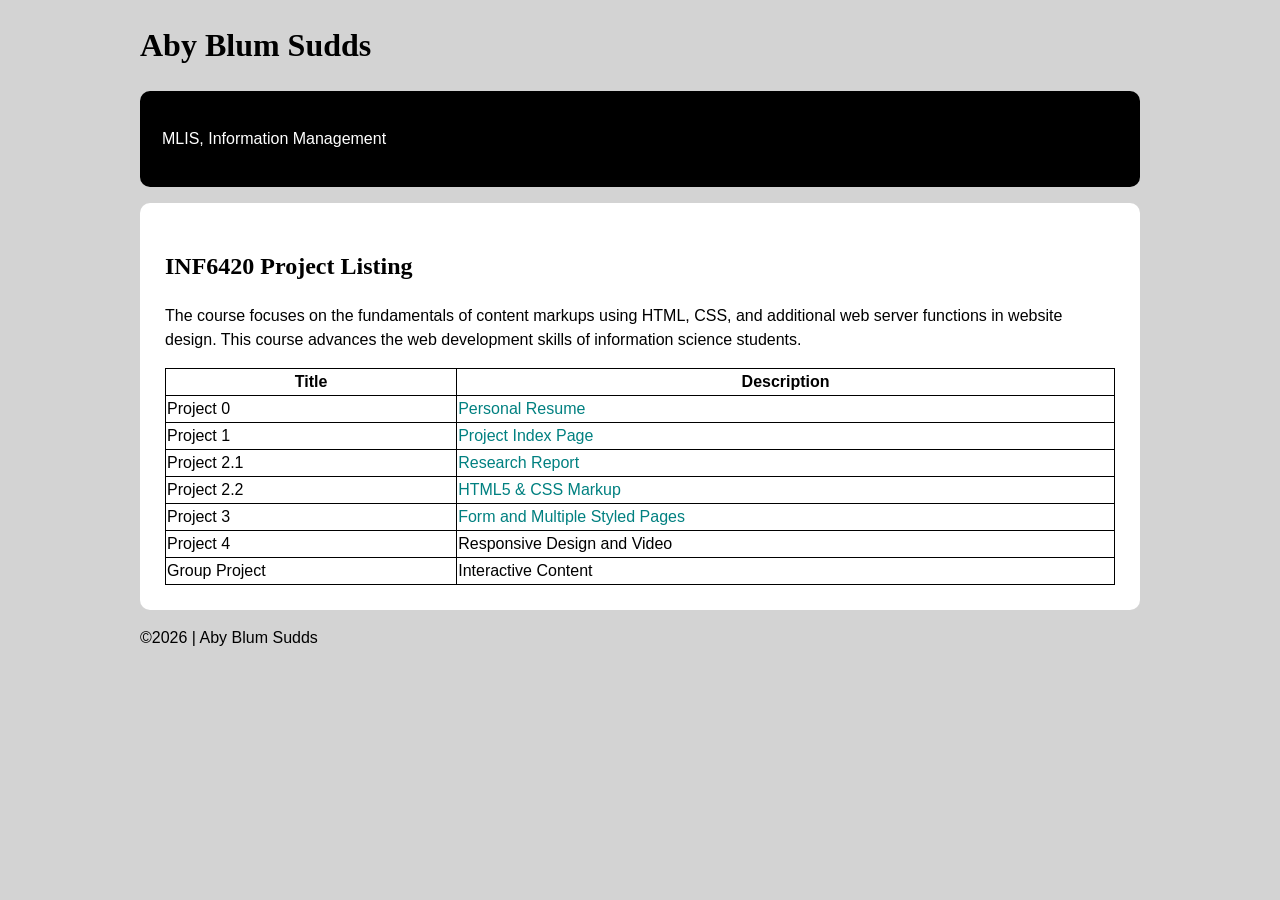
<file: index.html>
<!DOCTYPE html>

<html lang="en">

<head>
    <meta charset="UTF-8">
    <meta name="author" content="Aby Blum Sudds">
    <meta name="description" content="Projects for INF6420">
    <meta name="keywords" content="HTML, CSS, JavaScript, class projects, web development">
    <meta name="viewport" content="width=device-width, initial-scale=1.0">

    <title>Aby Blum Sudds Projects - INF6420</title>

    <link rel="stylesheet" href="css/styles.css">
</head>

<body>

    <header class="container">
        <h1>Aby Blum Sudds</h1>
        <nav>
            <p><a href="https://sis.wayne.edu/mlis">MLIS, Information Management</a></p>
        </nav>
    </header>

    <main class="container">
        <section>
            <h2>INF6420 Project Listing</h2>
            <p>The course focuses on the fundamentals of content markups using HTML, CSS, and additional web server
                functions in website design. This course advances the web development skills of information science
                students.</p>
            <table>
                <thead>
                    <tr>
                        <th>Title</th>
                        <th>Description</th>
                    </tr>
                </thead>
                <tbody>
                    <tr>
                        <td>Project 0</td>
                        <td><a href="https://inf-6420-sp26.github.io/resume-abyblumsudds/resume/">Personal Resume</a>
                        </td>
                    </tr>
                    <tr>
                        <td>Project 1</td>
                        <td><a href="index.html">Project Index Page</a></td>
                    </tr>
                    <tr>
                        <td>Project 2.1</td>
                        <td><a href="research/index.html">Research Report</a></td>
                    </tr>
                    <tr>
                        <td>Project 2.2</td>
                        <td><a href="coffee/index.html">HTML5 & CSS Markup</a></td>
                    </tr>
                    <tr>
                        <td>Project 3</td>
                        <td><a href="dirty-soda/index.html">Form and Multiple Styled Pages</a></td>
                    </tr>
                    <tr>
                        <td>Project 4</td>
                        <td>Responsive Design and Video</td>
                    </tr>
                    <tr>
                        <td>Group Project</td>
                        <td>Interactive Content</td>
                    </tr>
                </tbody>
            </table>
        </section>
    </main>
    <footer class="container">
        <p>&copy;2026 | Aby Blum Sudds</p>
    </footer>

</body>

</html>
</file>
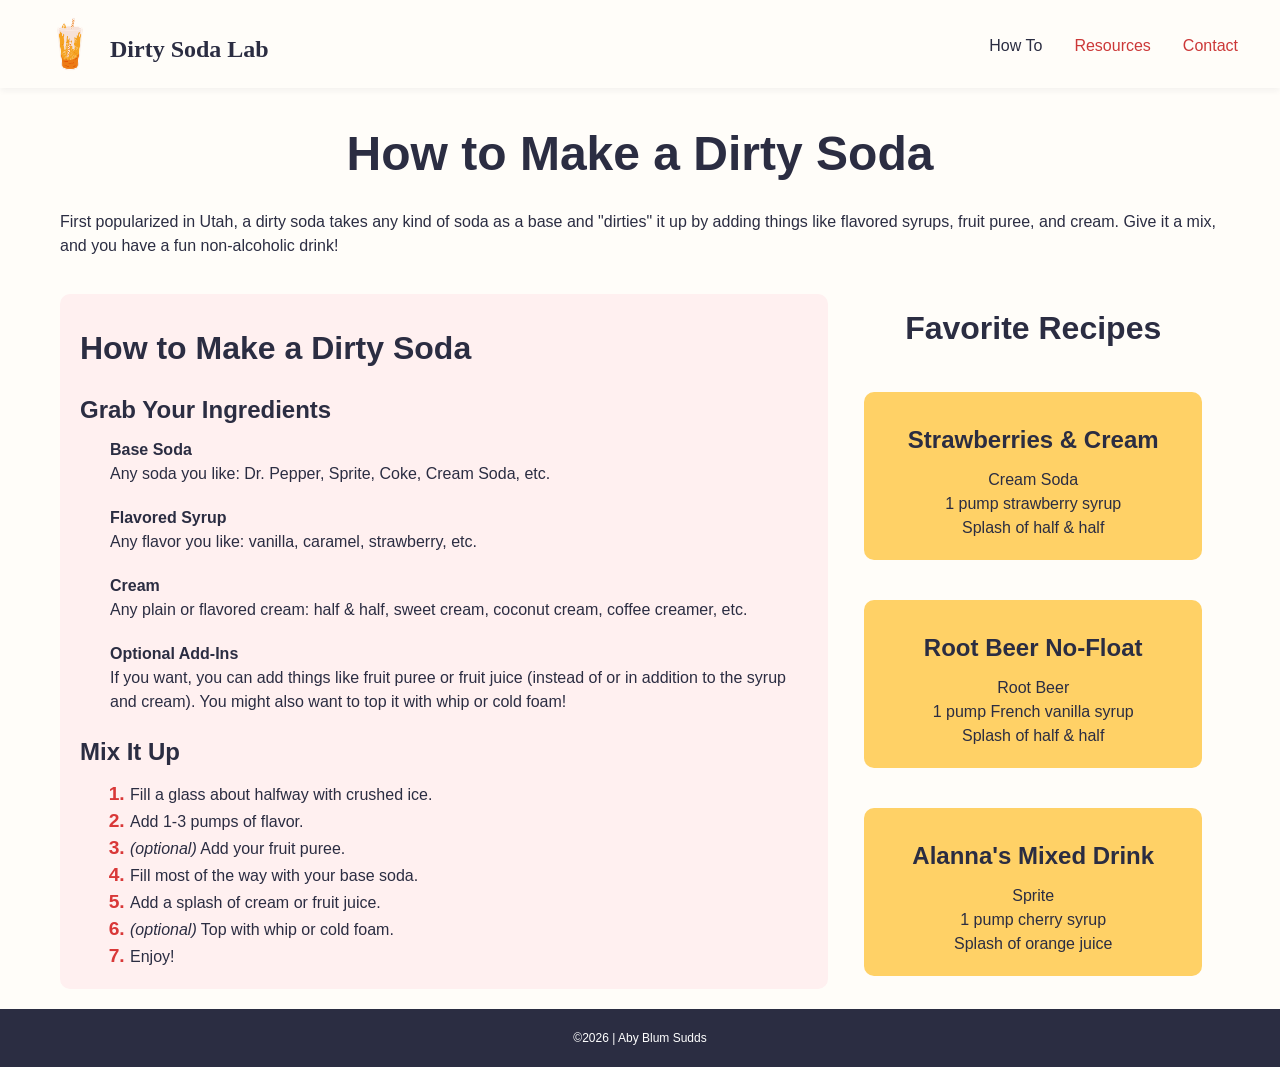
<file: dirty-soda/index.html>
<!DOCTYPE html>

<html lang="en">

<head>
    <meta charset="UTF-8">
    <meta name="author" content="Aby Blum Sudds">
    <meta name="description" content="How to make a dirty soda">
    <meta name="keywords" content="dirty soda, how to">
    <meta name="viewport" content="width=device-width, initial-scale=1.0">

    <title>How to Make a Dirty Soda</title>

    <link rel="stylesheet" href="css/styles.css">
</head>

<body>
    <header>
        <div class="container title">
            <img src="images/Dirty_Soda.png" alt="Orange dirty soda illustration" id="soda">
            <h2>Dirty Soda Lab</h2>
        </div>
        <nav class="navbar">
            <input type="checkbox" id="checkbox-toggle">
            <label for="checkbox-toggle" class="menu-btn"><span class="sr-only">Open navigation menu</span></label>
            <ul class="menu">
                <li><a class="current">How To</a></li>
                <li><a href="resources.html">Resources</a></li>
                <li><a href="contact.html">Contact</a></li>
            </ul>
        </nav>
    </header>

    <main class="container">
        <section class="sec1">
            <h1>How to Make a Dirty Soda</h1>
            <p>First popularized in Utah, a dirty soda takes any kind of soda as a base and "dirties" it up by
                adding
                things like flavored syrups, fruit puree, and cream. Give it a mix, and you have a fun non-alcoholic
                drink!</p>
        </section>

        <section class="sec2">
            <h2>How to Make a Dirty Soda</h2>
            <h3>Grab Your Ingredients</h3>
            <dl>
                <dt>Base Soda</dt>
                <dd>Any soda you like: Dr. Pepper, Sprite, Coke, Cream Soda, etc.</dd>
                <dt>Flavored Syrup</dt>
                <dd>Any flavor you like: vanilla, caramel, strawberry, etc.</dd>
                <dt>Cream</dt>
                <dd>Any plain or flavored cream: half & half, sweet cream, coconut cream, coffee creamer, etc.</dd>
                <dt>Optional Add-Ins</dt>
                <dd>If you want, you can add things like fruit puree or fruit juice (instead of or in addition to
                    the
                    syrup and cream). You might also want to top it with whip or cold foam!</dd>
            </dl>
            <h3>Mix It Up</h3>
            <ol>
                <li>Fill a glass about halfway with crushed ice.</li>
                <li>Add 1-3 pumps of flavor.</li>
                <li><em>(optional)</em> Add your fruit puree.</li>
                <li>Fill most of the way with your base soda.</li>
                <li>Add a splash of cream or fruit juice.</li>
                <li><em>(optional)</em> Top with whip or cold foam.</li>
                <li>Enjoy!</li>
            </ol>
        </section>

        <aside class="sec3">
            <h2>Favorite Recipes</h2>
            <div>
                <h3>Strawberries & Cream</h3>
                <ul>
                    <li>Cream Soda</li>
                    <li>1 pump strawberry syrup</li>
                    <li>Splash of half & half</li>
                </ul>
            </div>

            <div>
                <h3>Root Beer No-Float</h3>
                <ul>
                    <li>Root Beer</li>
                    <li>1 pump French vanilla syrup</li>
                    <li>Splash of half & half</li>
                </ul>
            </div>

            <div>
                <h3>Alanna's Mixed Drink</h3>
                <ul>
                    <li>Sprite</li>
                    <li>1 pump cherry syrup</li>
                    <li>Splash of orange juice</li>
                </ul>
            </div>
        </aside>
    </main>

    <footer>
        <p class="container">&copy;2026 | Aby Blum Sudds</p>
    </footer>
</body>

</html>
</file>
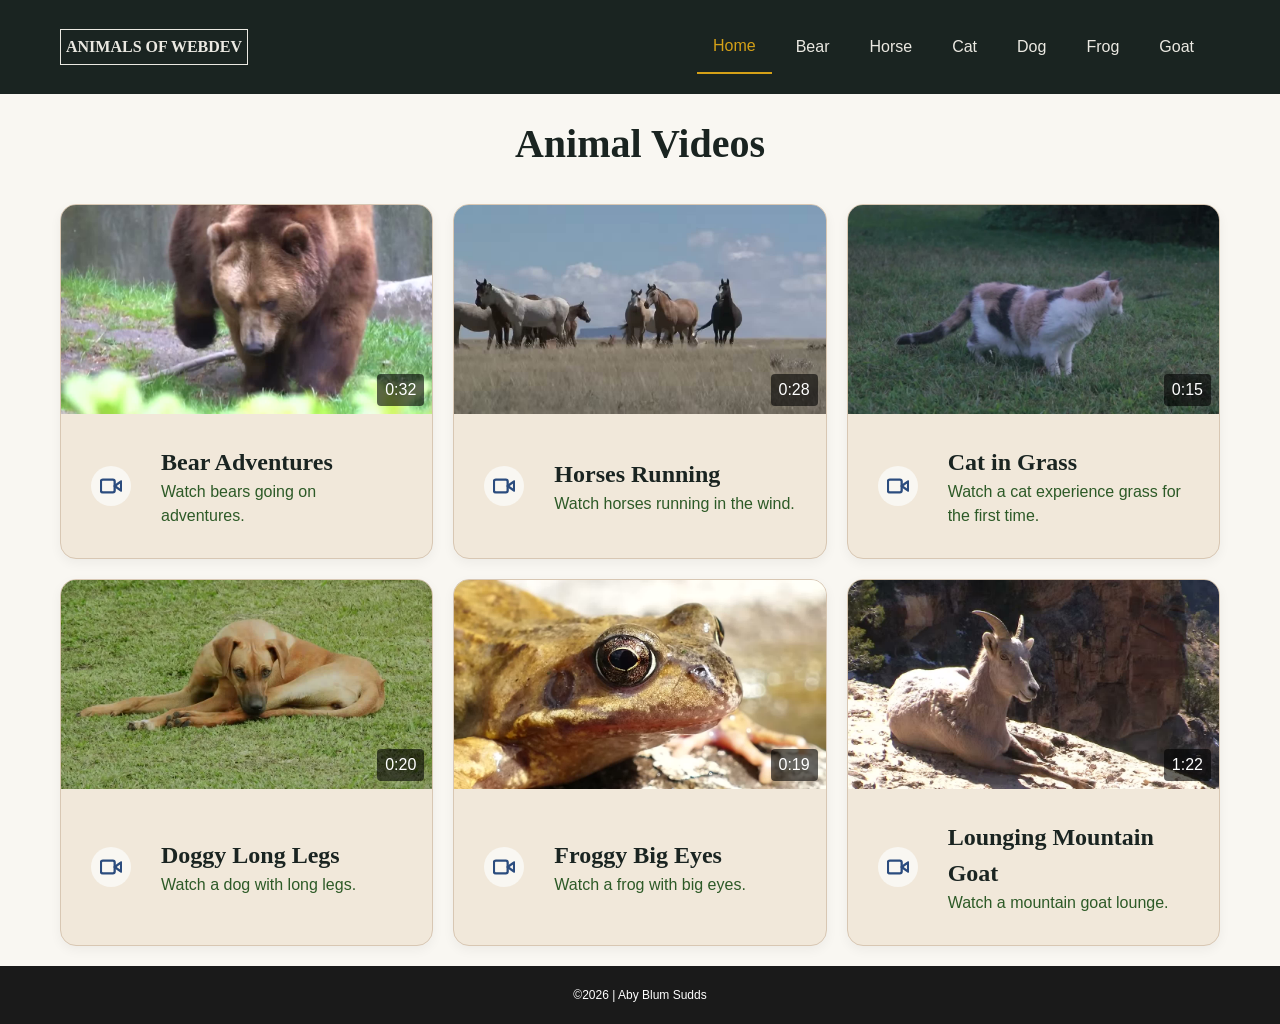
<file: responsive-video/index.html>
<!DOCTYPE html>

<html lang="en">

<head>
    <meta charset="UTF-8">
    <meta name="author" content="Aby Blum Sudds">
    <meta name="description" content="Animals of WebDev video gallery">
    <meta name="keywords" content="animal videos, accessible">
    <meta name="viewport" content="width=device-width, initial-scale=1.0">

    <title>Animals of WebDev</title>

    <link rel="stylesheet" href="css/styles.css">
</head>

<body>
    <header>
        <div class="container">
            <a href="index.html">
                <h2 id="site-title">Animals of WebDev</h2>
            </a>
            <nav class="navbar">
                <input type="checkbox" id="checkbox-toggle">
                <label for="checkbox-toggle" class="menu-btn"><span class="sr-only">Open navigation menu</span></label>
                <ul class="menu">
                    <li><a class="current">Home</a></li>
                    <li><a href="video-1.html">Bear</a></li>
                    <li><a href="video-2.html">Horse</a></li>
                    <li><a href="video-3.html">Cat</a></li>
                    <li><a href="video-4.html">Dog</a></li>
                    <li><a href="video-5.html">Frog</a></li>
                    <li><a href="video-6.html">Goat</a></li>
                </ul>
            </nav>
        </div>
    </header>

    <main>
        <section class="container gallery">
            <h1 id="page-title">Animal Videos</h1>

            <article class="video-card">
                <a href="video-1.html">
                    <figure class="video-frame">
                        <img src="assets/images/video-1-frame1.jpg" alt="Bear video">
                        <figcaption class="video-time">0:32</figcaption>
                    </figure>
                    <div class="video-info">
                        <div class="video-icon">
                            <img src="assets/images/video-icon.svg" alt="video icon">
                        </div>
                        <div>
                            <h2>Bear Adventures</h2>
                            <p>Watch bears going on adventures.</p>
                        </div>
                    </div>
                </a>
            </article>

            <article class="video-card">
                <a href="video-2.html">
                    <figure class="video-frame">
                        <img src="assets/images/video-2-frame1.jpg" alt="Horse video">
                        <figcaption class="video-time">0:28</figcaption>
                    </figure>
                    <div class="video-info">
                        <div class="video-icon">
                            <img src="assets/images/video-icon.svg" alt="video icon">
                        </div>
                        <div>
                            <h2>Horses Running</h2>
                            <p>Watch horses running in the wind.</p>
                        </div>
                    </div>
                </a>
            </article>

            <article class="video-card">
                <a href="video-3.html">
                    <figure class="video-frame">
                        <img src="assets/images/video-3-frame1.jpg" alt="Cat video">
                        <figcaption class="video-time">0:15</figcaption>
                    </figure>
                    <div class="video-info">
                        <div class="video-icon">
                            <img src="assets/images/video-icon.svg" alt="video icon">
                        </div>
                        <div>
                            <h2>Cat in Grass</h2>
                            <p>Watch a cat experience grass for the first time.</p>
                        </div>
                    </div>
                </a>
            </article>

            <article class="video-card">
                <a href="video-4.html">
                    <figure class="video-frame">
                        <img src="assets/images/video-4-frame1.jpg" alt="Dog video">
                        <figcaption class="video-time">0:20</figcaption>
                    </figure>
                    <div class="video-info">
                        <div class="video-icon">
                            <img src="assets/images/video-icon.svg" alt="video icon">
                        </div>
                        <div>
                            <h2>Doggy Long Legs</h2>
                            <p>Watch a dog with long legs.</p>
                        </div>
                    </div>
                </a>
            </article>

            <article class="video-card">
                <a href="video-5.html">
                    <figure class="video-frame">
                        <img src="assets/images/video-5-frame1.jpg" alt="Frog video">
                        <figcaption class="video-time">0:19</figcaption>
                    </figure>
                    <div class="video-info">
                        <div class="video-icon">
                            <img src="assets/images/video-icon.svg" alt="video icon">
                        </div>
                        <div>
                            <h2>Froggy Big Eyes</h2>
                            <p>Watch a frog with big eyes.</p>
                        </div>
                    </div>
                </a>
            </article>

            <article class="video-card">
                <a href="video-6.html">
                    <figure class="video-frame">
                        <img src="assets/images/video-6-frame1.jpg" alt="Mountain Goat video">
                        <figcaption class="video-time">1:22</figcaption>
                    </figure>
                    <div class="video-info">
                        <div class="video-icon">
                            <img src="assets/images/video-icon.svg" alt="video icon">
                        </div>
                        <div>
                            <h2>Lounging Mountain Goat</h2>
                            <p>Watch a mountain goat lounge.</p>
                        </div>
                    </div>
                </a>
            </article>

        </section>
    </main>

    <footer>
        <p>&copy;2026 | Aby Blum Sudds</p>
    </footer>
</body>

</html>
</file>
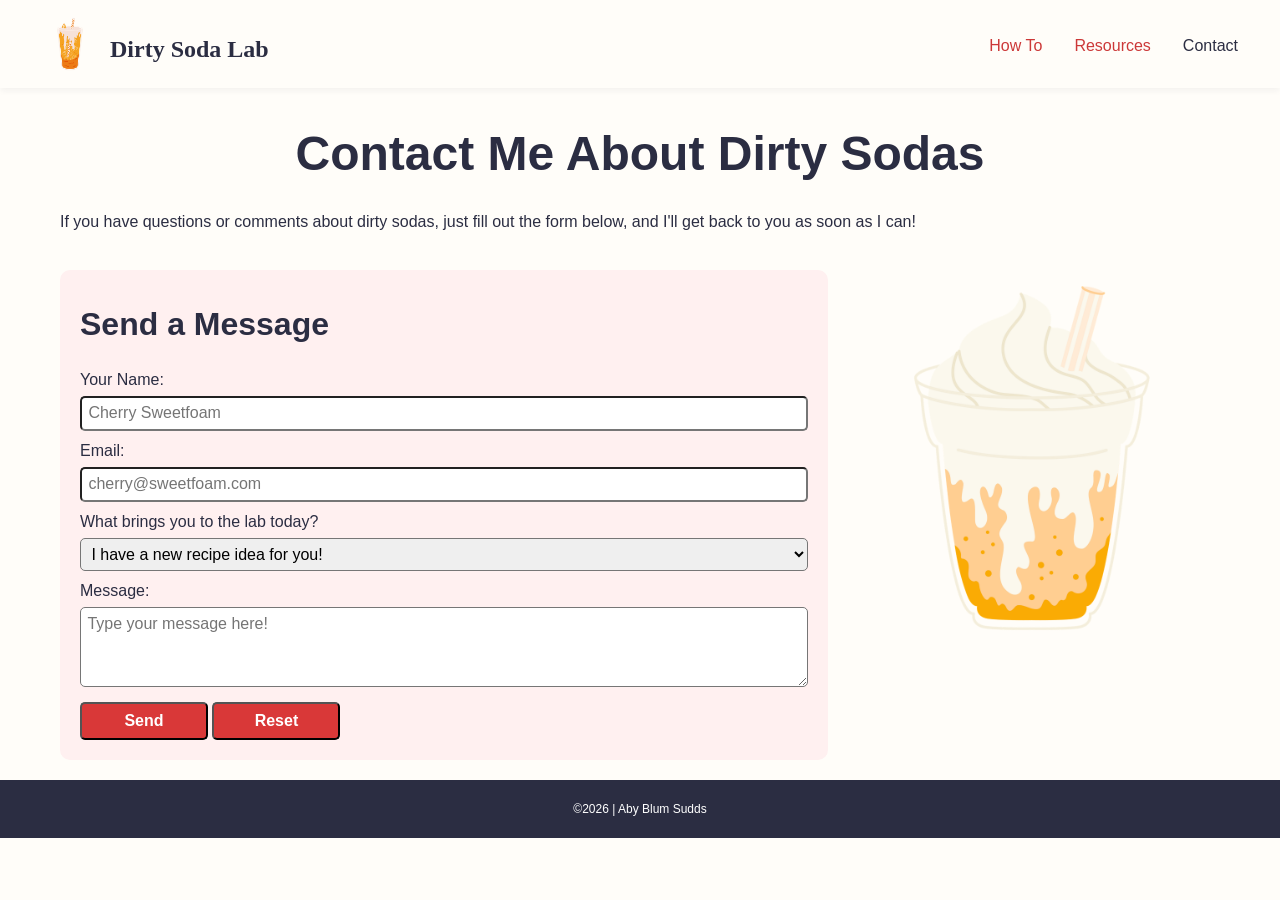
<file: dirty-soda/contact.html>
<!DOCTYPE html>

<html lang="en">

<head>
    <meta charset="UTF-8">
    <meta name="author" content="Aby Blum Sudds">
    <meta name="description" content="Contact me about dirty sodas">
    <meta name="keywords" content="dirty soda, contact">
    <meta name="viewport" content="width=device-width, initial-scale=1.0">

    <title>Contact Me About Dirty Sodas</title>

    <link rel="stylesheet" href="css/styles.css">
</head>

<body>
    <header>
        <div class="container title">
            <img src="images/Dirty_Soda.png" alt="Orange dirty soda illustration" id="soda">
            <h2>Dirty Soda Lab</h2>
        </div>
        <nav class="navbar">
            <input type="checkbox" id="checkbox-toggle">
            <label for="checkbox-toggle" class="menu-btn"><span class="sr-only">Open navigation menu</span></label>
            <ul class="menu">
                <li><a href="index.html">How To</a></li>
                <li><a href="resources.html">Resources</a></li>
                <li><a class="current">Contact</a></li>
            </ul>
        </nav>
    </header>

    <main class="container">
        <section class="sec1">
            <h1>Contact Me About Dirty Sodas</h1>
            <p>If you have questions or comments about dirty sodas, just fill out the form below, and I'll get back to
                you as soon as I can!</p>
        </section>

        <section class="sec2">
            <h2>Send a Message</h2>
            <form>
                <div>
                    <label for="name">Your Name:</label>
                    <input type="text" name="name" id="name" placeholder="Cherry Sweetfoam" required>
                </div>

                <div>
                    <label for="email">Email:</label>
                    <input type="email" name="email" id="email" placeholder="cherry@sweetfoam.com" required>
                </div>

                <div>
                    <label for="reason">What brings you to the lab today?</label>
                    <select id="reason" name="reason">
                        <option value="recipe">I have a new recipe idea for you!</option>
                        <option value="feedback">I tried one of your recipes and have thoughts...</option>
                        <option value="hello">Just wanted to say hi!</option>
                    </select>
                </div>

                <div>
                    <label for="message">Message:</label>
                    <textarea name="message" id="message" placeholder="Type your message here!" required></textarea>
                </div>

                <div>
                    <button type="submit">Send</button>
                    <button type="reset">Reset</button>
                </div>
            </form>
        </section>

        <aside class="sec3">
            <img src="images/Orange_Soda2.png" alt="Orange dirty soda with lots of cream illustration">
        </aside>
    </main>

    <footer>
        <p class="container">&copy;2026 | Aby Blum Sudds</p>
    </footer>
</body>

</html>
</file>
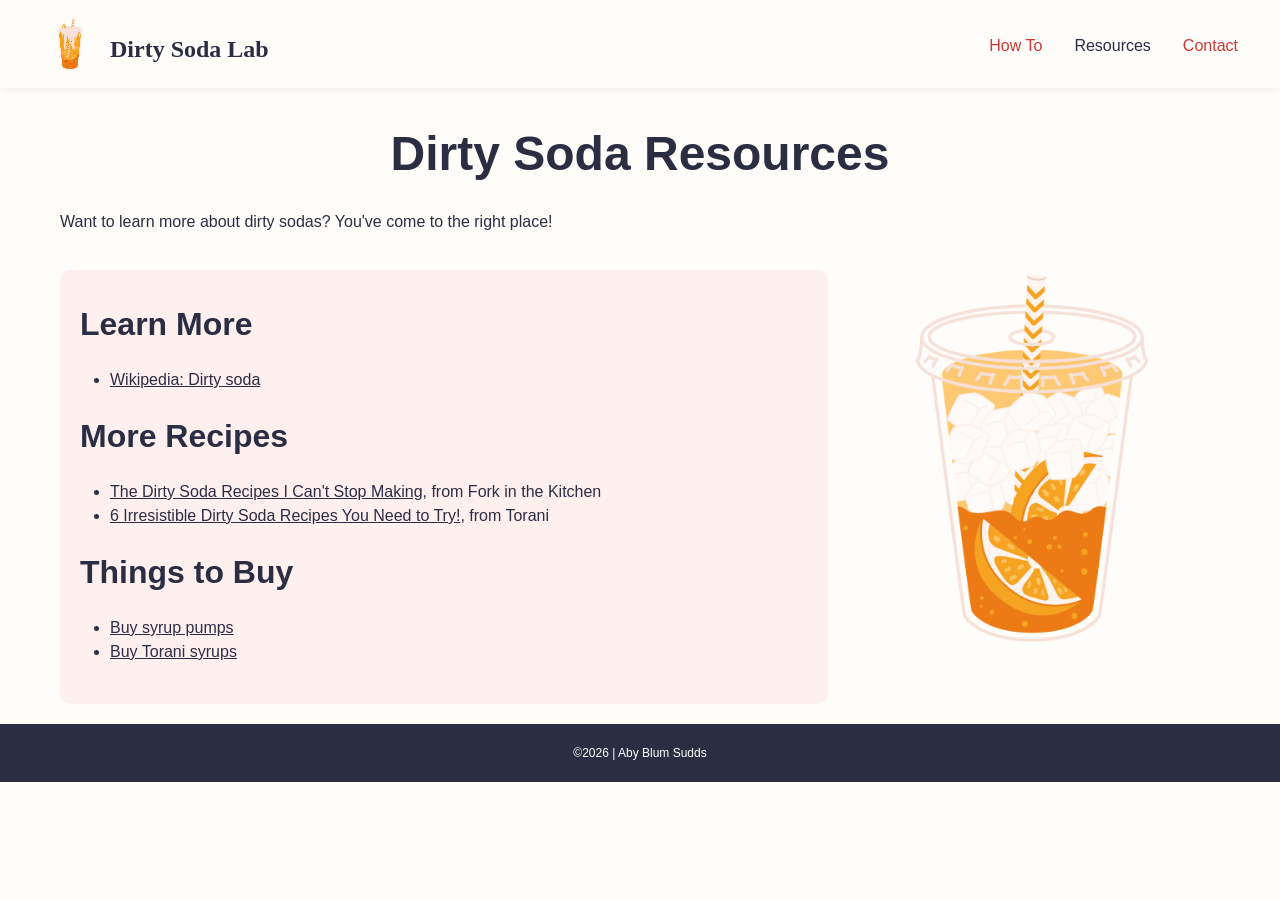
<file: dirty-soda/resources.html>
<!DOCTYPE html>

<html lang="en">

<head>
    <meta charset="UTF-8">
    <meta name="author" content="Aby Blum Sudds">
    <meta name="description" content="Dirty Soda Resources">
    <meta name="keywords" content="dirty soda, resources">
    <meta name="viewport" content="width=device-width, initial-scale=1.0">

    <title>Dirty Soda Resources</title>

    <link rel="stylesheet" href="css/styles.css">
</head>

<body>
    <header>
        <div class="container title">
            <img src="images/Dirty_Soda.png" alt="Orange dirty soda illustration" id="soda">
            <h2>Dirty Soda Lab</h2>
        </div>
        <nav class="navbar">
            <input type="checkbox" id="checkbox-toggle">
            <label for="checkbox-toggle" class="menu-btn"><span class="sr-only">Open navigation menu</span></label>
            <ul class="menu">
                <li><a href="index.html">How To</a></li>
                <li><a class="current">Resources</a></li>
                <li><a href="contact.html">Contact</a></li>
            </ul>
        </nav>
    </header>

    <main class="container">
        <section class="sec1">
            <h1>Dirty Soda Resources</h1>
            <p>Want to learn more about dirty sodas? You've come to the right place!</p>
        </section>

        <section class="sec2">
            <h2>Learn More</h2>
            <ul>
                <li><a href="https://en.wikipedia.org/wiki/Dirty_soda" target="_blank">Wikipedia: Dirty soda</a></li>
            </ul>
            <h2>More Recipes</h2>
            <ul>
                <li><a href="https://www.forkinthekitchen.com/dirty-soda-recipes/" target=" _blank">The Dirty Soda
                        Recipes I Can't Stop Making</a>, from Fork in the Kitchen</li>
                <li><a href="https://www.torani.com/blog/6-irresistible-dirty-soda-recipes-you-need-to-try/"
                        target="_blank">6 Irresistible Dirty Soda Recipes You Need to Try!</a>, from Torani</li>
            </ul>
            <h2>Things to Buy</h2>
            <ul>
                <li><a href="https://a.co/d/0aMQBsmG" target="_blank">Buy syrup pumps</a></li>
                <li><a href="https://www.torani.com/products.html" target="_blank">Buy Torani syrups</a></li>
            </ul>
        </section>

        <aside class="sec3">
            <img src="images/Orange_Soda.png" alt="Orange dirty soda with orange slices illustration">
        </aside>
    </main>

    <footer>
        <p class="container">&copy;2026 | Aby Blum Sudds</p>
    </footer>
</body>

</html>
</file>
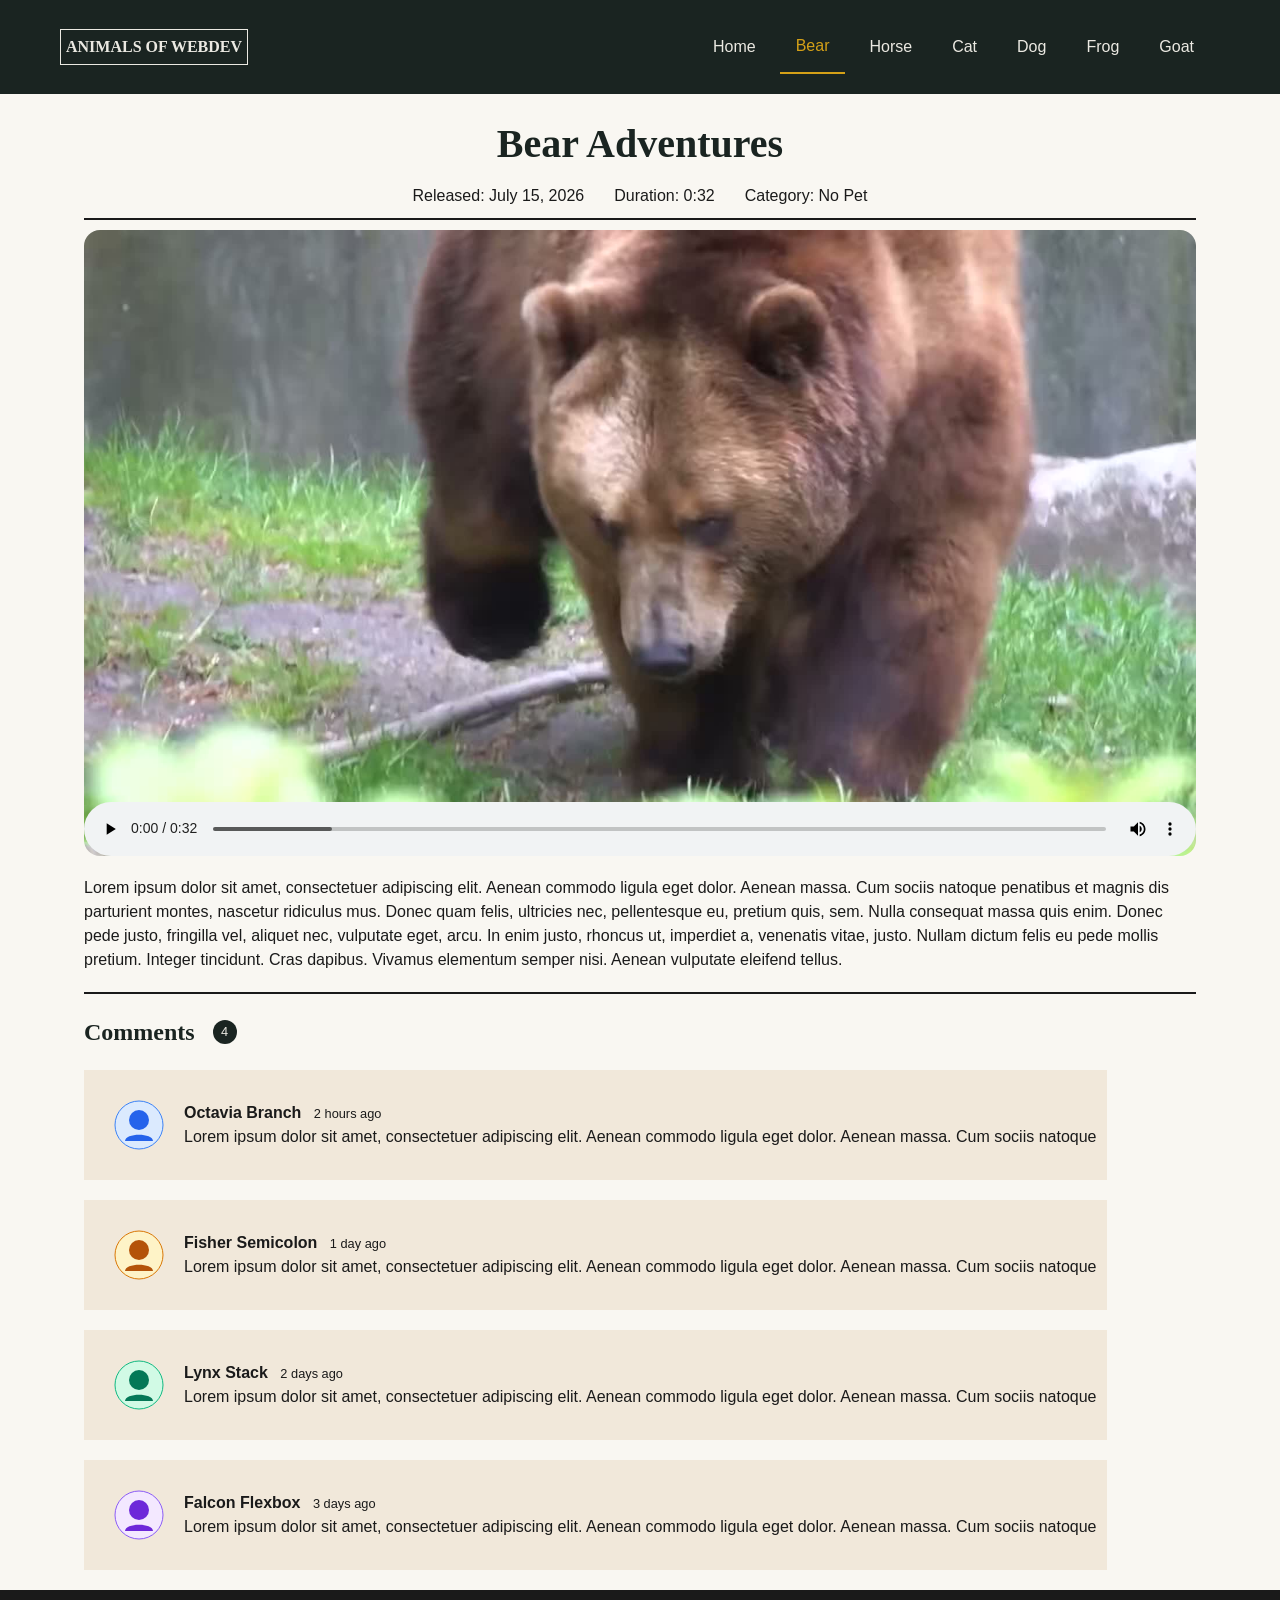
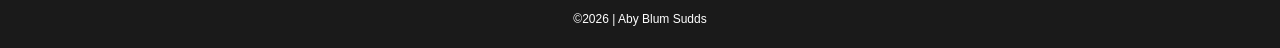
<file: responsive-video/video-1.html>
<!DOCTYPE html>

<html lang="en">

<head>
    <meta charset="UTF-8">
    <meta name="author" content="Aby Blum Sudds">
    <meta name="description" content="Bear Adventures video">
    <meta name="keywords" content="bear, video">
    <meta name="viewport" content="width=device-width, initial-scale=1.0">

    <title>Bear Adventures</title>

    <link rel="stylesheet" href="css/styles.css">
</head>

<body>
    <header>
        <div class="container">
            <a href="index.html">
                <h2 id="site-title">Animals of WebDev</h2>
            </a>
            <nav class="navbar">
                <input type="checkbox" id="checkbox-toggle">
                <label for="checkbox-toggle" class="menu-btn"><span class="sr-only">Open navigation menu</span></label>
                <ul class="menu">
                    <li><a href="index.html">Home</a></li>
                    <li><a class="current">Bear</a></li>
                    <li><a href="video-2.html">Horse</a></li>
                    <li><a href="video-3.html">Cat</a></li>
                    <li><a href="video-4.html">Dog</a></li>
                    <li><a href="video-5.html">Frog</a></li>
                    <li><a href="video-6.html">Goat</a></li>
                </ul>
            </nav>
        </div>
    </header>

    <main>
        <section class="container video-container">
            <h1 id="page-title">Bear Adventures</h1>
            <ul id="video-details">
                <li>Released: July 15, 2026</li>
                <li>Duration: 0:32</li>
                <li>Category: No Pet</li>
            </ul>
            <video controls poster="assets/images/video-1-frame1.jpg">
                <source src="assets/videos/video-1.mp4">
                <track label="English" kind="captions" srclang="en" src="assets/captions/video-1.vtt" default>
                <p>Your browser does not support this video. <a href="assets/videos/video-1.mp4">Click here to view the
                        video directly.</a></p>
            </video>
            <p id="video-desc">Lorem ipsum dolor sit amet, consectetuer adipiscing elit. Aenean commodo ligula eget
                dolor. Aenean massa.
                Cum sociis natoque penatibus et magnis dis parturient montes, nascetur ridiculus mus. Donec quam felis,
                ultricies nec, pellentesque eu, pretium quis, sem. Nulla consequat massa quis enim. Donec pede justo,
                fringilla vel, aliquet nec, vulputate eget, arcu. In enim justo, rhoncus ut, imperdiet a, venenatis
                vitae, justo. Nullam dictum felis eu pede mollis pretium. Integer tincidunt. Cras dapibus. Vivamus
                elementum semper nisi. Aenean vulputate eleifend tellus.</p>
        </section>
        <section class="container video-container">
            <div id="comments-title">
                <h2>Comments</h2>
                <span id="comments-no">4</span>
            </div>

            <article class="comment">
                <figure class="avatar">
                    <img src="assets/images/avatar-1.svg" alt="blue avatar">
                </figure>
                <div>
                    <div>
                        <span class="vis-name">Octavia Branch</span>
                        <time class="vis-time">2 hours ago</time>
                    </div>
                    <div>
                        <p>Lorem ipsum dolor sit amet, consectetuer adipiscing elit. Aenean commodo ligula eget dolor.
                            Aenean
                            massa. Cum sociis natoque</p>
                    </div>
                </div>
            </article>

            <article class="comment">
                <figure class="avatar">
                    <img src="assets/images/avatar-2.svg" alt="yellow avatar">
                </figure>
                <div>
                    <div>
                        <span class="vis-name">Fisher Semicolon</span>
                        <time class="vis-time">1 day ago</time>
                    </div>
                    <div>
                        <p>Lorem ipsum dolor sit amet, consectetuer adipiscing elit. Aenean commodo ligula eget dolor.
                            Aenean
                            massa. Cum sociis natoque</p>
                    </div>
                </div>
            </article>

            <article class="comment">
                <figure class="avatar">
                    <img src="assets/images/avatar-3.svg" alt="green avatar">
                </figure>
                <div>
                    <div>
                        <span class="vis-name">Lynx Stack</span>
                        <time class="vis-time">2 days ago</time>
                    </div>
                    <div>
                        <p>Lorem ipsum dolor sit amet, consectetuer adipiscing elit. Aenean commodo ligula eget dolor.
                            Aenean
                            massa. Cum sociis natoque</p>
                    </div>
                </div>
            </article>

            <article class="comment">
                <figure class="avatar">
                    <img src="assets/images/avatar-4.svg" alt="purple avatar">
                </figure>
                <div>
                    <div>
                        <span class="vis-name">Falcon Flexbox</span>
                        <time class="vis-time">3 days ago</time>
                    </div>
                    <div>
                        <p>Lorem ipsum dolor sit amet, consectetuer adipiscing elit. Aenean commodo ligula eget dolor.
                            Aenean
                            massa. Cum sociis natoque</p>
                    </div>
                </div>
            </article>
        </section>
    </main>

    <footer>
        <p>&copy;2026 | Aby Blum Sudds</p>
    </footer>
</body>

</html>
</file>
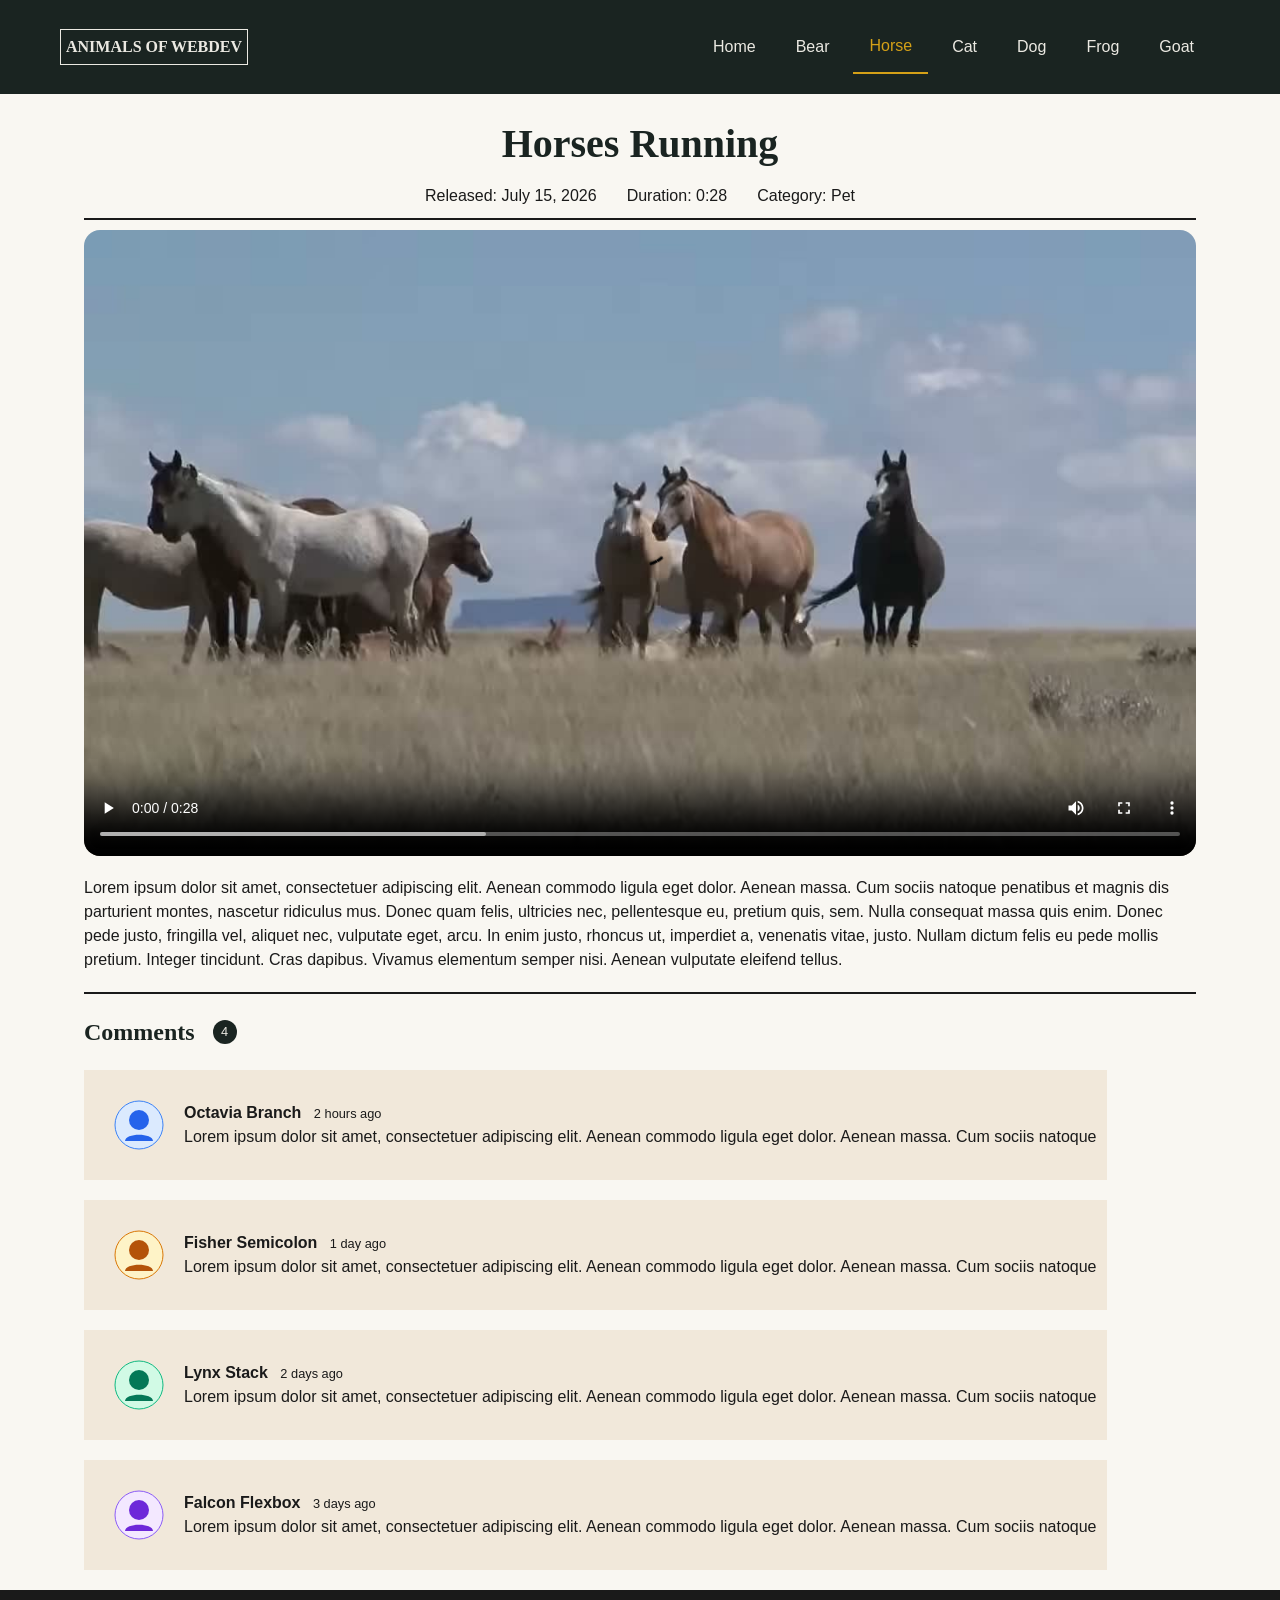
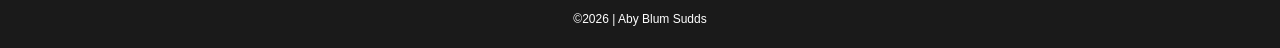
<file: responsive-video/video-2.html>
<!DOCTYPE html>

<html lang="en">

<head>
    <meta charset="UTF-8">
    <meta name="author" content="Aby Blum Sudds">
    <meta name="description" content="Horses running video">
    <meta name="keywords" content="horses, running, video">
    <meta name="viewport" content="width=device-width, initial-scale=1.0">

    <title>Horses Running</title>

    <link rel="stylesheet" href="css/styles.css">
</head>

<body>
    <header>
        <div class="container">
            <a href="index.html">
                <h2 id="site-title">Animals of WebDev</h2>
            </a>
            <nav class="navbar">
                <input type="checkbox" id="checkbox-toggle">
                <label for="checkbox-toggle" class="menu-btn"><span class="sr-only">Open navigation menu</span></label>
                <ul class="menu">
                    <li><a href="index.html">Home</a></li>
                    <li><a href="video-1.html">Bear</a></li>
                    <li><a class="current">Horse</a></li>
                    <li><a href="video-3.html">Cat</a></li>
                    <li><a href="video-4.html">Dog</a></li>
                    <li><a href="video-5.html">Frog</a></li>
                    <li><a href="video-6.html">Goat</a></li>
                </ul>
            </nav>
        </div>
    </header>

    <main>
        <section class="container video-container">
            <h1 id="page-title">Horses Running</h1>
            <ul id="video-details">
                <li>Released: July 15, 2026</li>
                <li>Duration: 0:28</li>
                <li>Category: Pet</li>
            </ul>
            <video controls poster="assets/images/video-2-frame1.jpg">
                <source src="assets/videos/video-2.mp4">
                <track label="English" kind="captions" srclang="en" src="assets/captions/video-2.vtt" default>
                <p>Your browser does not support this video. <a href="assets/videos/video-2.mp4">Click here to view the
                        video directly.</a></p>
            </video>
            <p id="video-desc">Lorem ipsum dolor sit amet, consectetuer adipiscing elit. Aenean commodo ligula eget
                dolor. Aenean massa.
                Cum sociis natoque penatibus et magnis dis parturient montes, nascetur ridiculus mus. Donec quam felis,
                ultricies nec, pellentesque eu, pretium quis, sem. Nulla consequat massa quis enim. Donec pede justo,
                fringilla vel, aliquet nec, vulputate eget, arcu. In enim justo, rhoncus ut, imperdiet a, venenatis
                vitae, justo. Nullam dictum felis eu pede mollis pretium. Integer tincidunt. Cras dapibus. Vivamus
                elementum semper nisi. Aenean vulputate eleifend tellus.</p>
        </section>
        <section class="container video-container">
            <div id="comments-title">
                <h2>Comments</h2>
                <span id="comments-no">4</span>
            </div>

            <article class="comment">
                <figure class="avatar">
                    <img src="assets/images/avatar-1.svg" alt="blue avatar">
                </figure>
                <div>
                    <div>
                        <span class="vis-name">Octavia Branch</span>
                        <time class="vis-time">2 hours ago</time>
                    </div>
                    <div>
                        <p>Lorem ipsum dolor sit amet, consectetuer adipiscing elit. Aenean commodo ligula eget dolor.
                            Aenean
                            massa. Cum sociis natoque</p>
                    </div>
                </div>
            </article>

            <article class="comment">
                <figure class="avatar">
                    <img src="assets/images/avatar-2.svg" alt="yellow avatar">
                </figure>
                <div>
                    <div>
                        <span class="vis-name">Fisher Semicolon</span>
                        <time class="vis-time">1 day ago</time>
                    </div>
                    <div>
                        <p>Lorem ipsum dolor sit amet, consectetuer adipiscing elit. Aenean commodo ligula eget dolor.
                            Aenean
                            massa. Cum sociis natoque</p>
                    </div>
                </div>
            </article>

            <article class="comment">
                <figure class="avatar">
                    <img src="assets/images/avatar-3.svg" alt="green avatar">
                </figure>
                <div>
                    <div>
                        <span class="vis-name">Lynx Stack</span>
                        <time class="vis-time">2 days ago</time>
                    </div>
                    <div>
                        <p>Lorem ipsum dolor sit amet, consectetuer adipiscing elit. Aenean commodo ligula eget dolor.
                            Aenean
                            massa. Cum sociis natoque</p>
                    </div>
                </div>
            </article>

            <article class="comment">
                <figure class="avatar">
                    <img src="assets/images/avatar-4.svg" alt="purple avatar">
                </figure>
                <div>
                    <div>
                        <span class="vis-name">Falcon Flexbox</span>
                        <time class="vis-time">3 days ago</time>
                    </div>
                    <div>
                        <p>Lorem ipsum dolor sit amet, consectetuer adipiscing elit. Aenean commodo ligula eget dolor.
                            Aenean
                            massa. Cum sociis natoque</p>
                    </div>
                </div>
            </article>
        </section>
    </main>

    <footer>
        <p>&copy;2026 | Aby Blum Sudds</p>
    </footer>
</body>

</html>
</file>
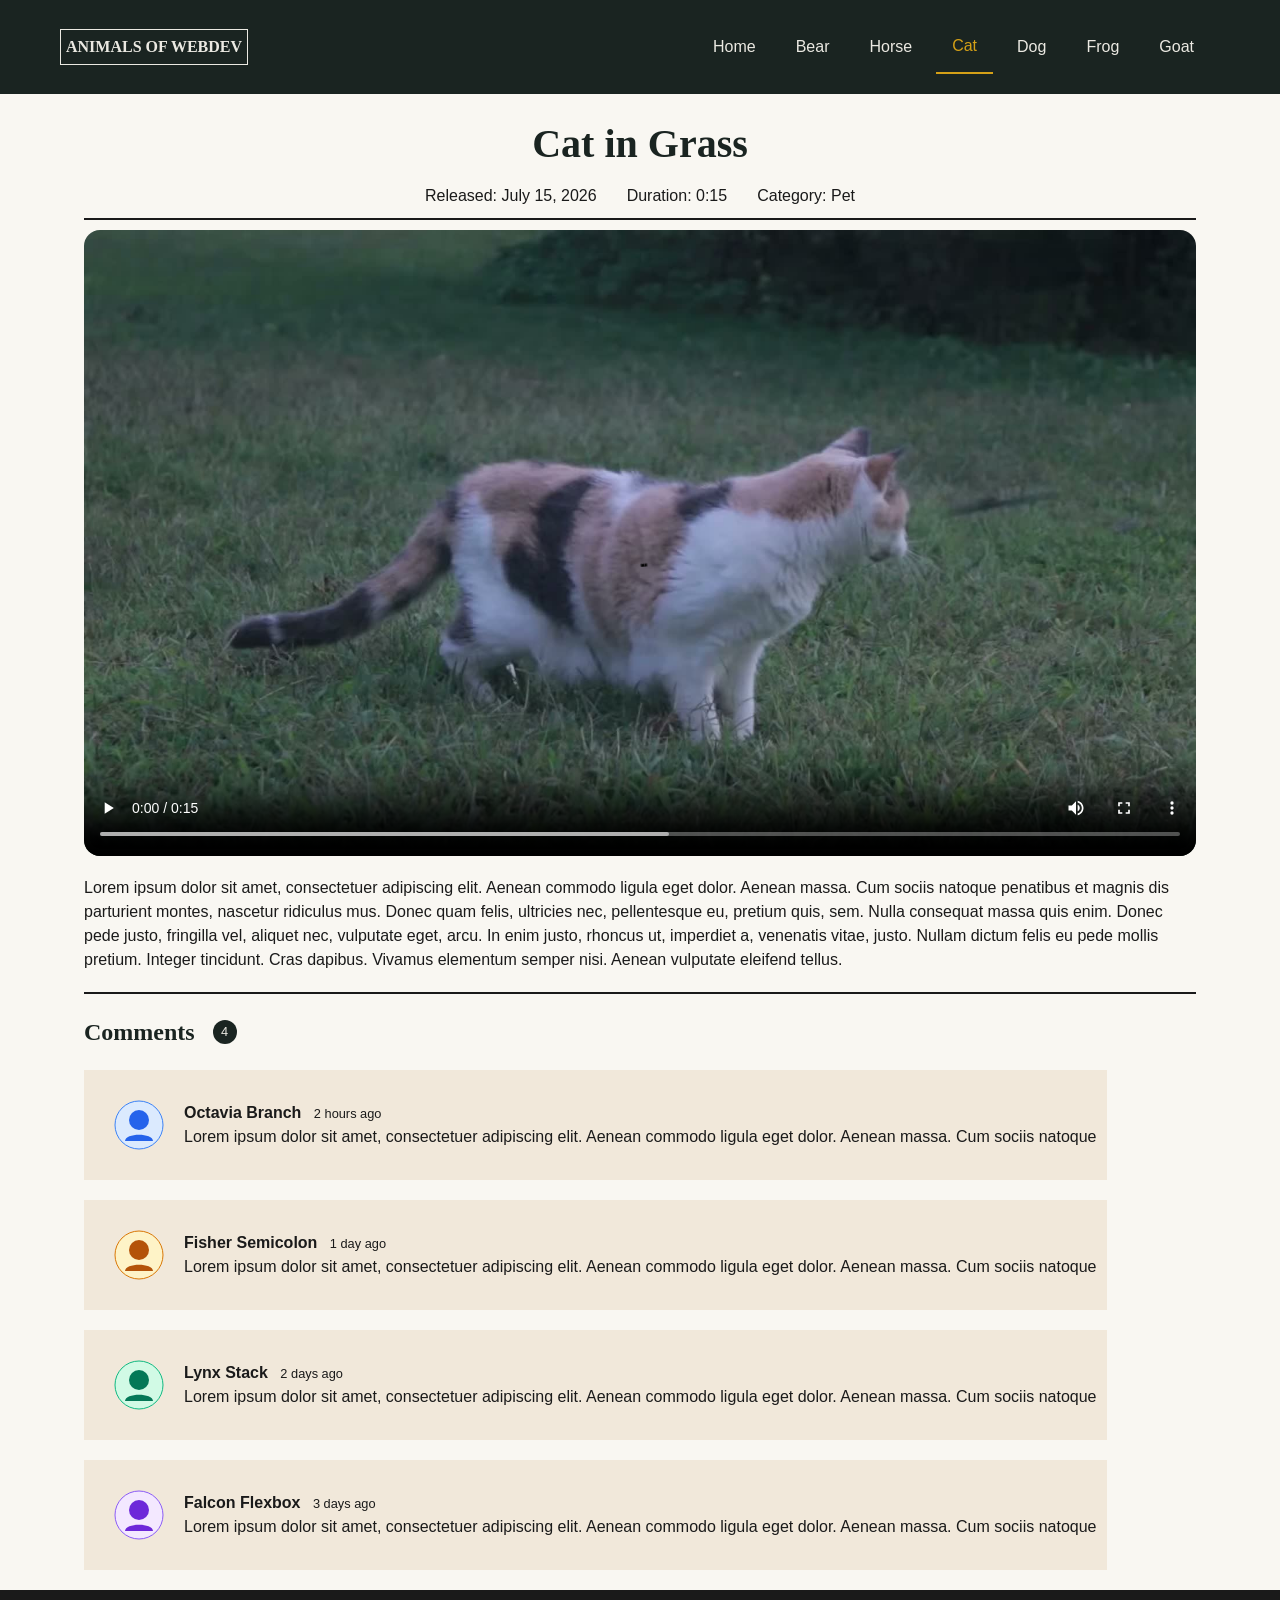
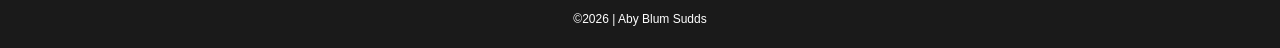
<file: responsive-video/video-3.html>
<!DOCTYPE html>

<html lang="en">

<head>
    <meta charset="UTF-8">
    <meta name="author" content="Aby Blum Sudds">
    <meta name="description" content="Cat in grass video">
    <meta name="keywords" content="cat, grass, video">
    <meta name="viewport" content="width=device-width, initial-scale=1.0">

    <title>Cat in Grass</title>

    <link rel="stylesheet" href="css/styles.css">
</head>

<body>
    <header>
        <div class="container">
            <a href="index.html">
                <h2 id="site-title">Animals of WebDev</h2>
            </a>
            <nav class="navbar">
                <input type="checkbox" id="checkbox-toggle">
                <label for="checkbox-toggle" class="menu-btn"><span class="sr-only">Open navigation menu</span></label>
                <ul class="menu">
                    <li><a href="index.html">Home</a></li>
                    <li><a href="video-1.html">Bear</a></li>
                    <li><a href="video-2.html">Horse</a></li>
                    <li><a class="current">Cat</a></li>
                    <li><a href="video-4.html">Dog</a></li>
                    <li><a href="video-5.html">Frog</a></li>
                    <li><a href="video-6.html">Goat</a></li>
                </ul>
            </nav>
        </div>
    </header>

    <main>
        <section class="container video-container">
            <h1 id="page-title">Cat in Grass</h1>
            <ul id="video-details">
                <li>Released: July 15, 2026</li>
                <li>Duration: 0:15</li>
                <li>Category: Pet</li>
            </ul>
            <video controls poster="assets/images/video-3-frame1.jpg">
                <source src="assets/videos/video-3.mp4">
                <track label="English" kind="captions" srclang="en" src="assets/captions/video-3.vtt" default>
                <p>Your browser does not support this video. <a href="assets/videos/video-3.mp4">Click here to view the
                        video directly.</a></p>
            </video>
            <p id="video-desc">Lorem ipsum dolor sit amet, consectetuer adipiscing elit. Aenean commodo ligula eget
                dolor. Aenean massa.
                Cum sociis natoque penatibus et magnis dis parturient montes, nascetur ridiculus mus. Donec quam felis,
                ultricies nec, pellentesque eu, pretium quis, sem. Nulla consequat massa quis enim. Donec pede justo,
                fringilla vel, aliquet nec, vulputate eget, arcu. In enim justo, rhoncus ut, imperdiet a, venenatis
                vitae, justo. Nullam dictum felis eu pede mollis pretium. Integer tincidunt. Cras dapibus. Vivamus
                elementum semper nisi. Aenean vulputate eleifend tellus.</p>
        </section>
        <section class="container video-container">
            <div id="comments-title">
                <h2>Comments</h2>
                <span id="comments-no">4</span>
            </div>

            <article class="comment">
                <figure class="avatar">
                    <img src="assets/images/avatar-1.svg" alt="blue avatar">
                </figure>
                <div>
                    <div>
                        <span class="vis-name">Octavia Branch</span>
                        <time class="vis-time">2 hours ago</time>
                    </div>
                    <div>
                        <p>Lorem ipsum dolor sit amet, consectetuer adipiscing elit. Aenean commodo ligula eget dolor.
                            Aenean
                            massa. Cum sociis natoque</p>
                    </div>
                </div>
            </article>

            <article class="comment">
                <figure class="avatar">
                    <img src="assets/images/avatar-2.svg" alt="yellow avatar">
                </figure>
                <div>
                    <div>
                        <span class="vis-name">Fisher Semicolon</span>
                        <time class="vis-time">1 day ago</time>
                    </div>
                    <div>
                        <p>Lorem ipsum dolor sit amet, consectetuer adipiscing elit. Aenean commodo ligula eget dolor.
                            Aenean
                            massa. Cum sociis natoque</p>
                    </div>
                </div>
            </article>

            <article class="comment">
                <figure class="avatar">
                    <img src="assets/images/avatar-3.svg" alt="green avatar">
                </figure>
                <div>
                    <div>
                        <span class="vis-name">Lynx Stack</span>
                        <time class="vis-time">2 days ago</time>
                    </div>
                    <div>
                        <p>Lorem ipsum dolor sit amet, consectetuer adipiscing elit. Aenean commodo ligula eget dolor.
                            Aenean
                            massa. Cum sociis natoque</p>
                    </div>
                </div>
            </article>

            <article class="comment">
                <figure class="avatar">
                    <img src="assets/images/avatar-4.svg" alt="purple avatar">
                </figure>
                <div>
                    <div>
                        <span class="vis-name">Falcon Flexbox</span>
                        <time class="vis-time">3 days ago</time>
                    </div>
                    <div>
                        <p>Lorem ipsum dolor sit amet, consectetuer adipiscing elit. Aenean commodo ligula eget dolor.
                            Aenean
                            massa. Cum sociis natoque</p>
                    </div>
                </div>
            </article>
        </section>
    </main>

    <footer>
        <p>&copy;2026 | Aby Blum Sudds</p>
    </footer>
</body>

</html>
</file>
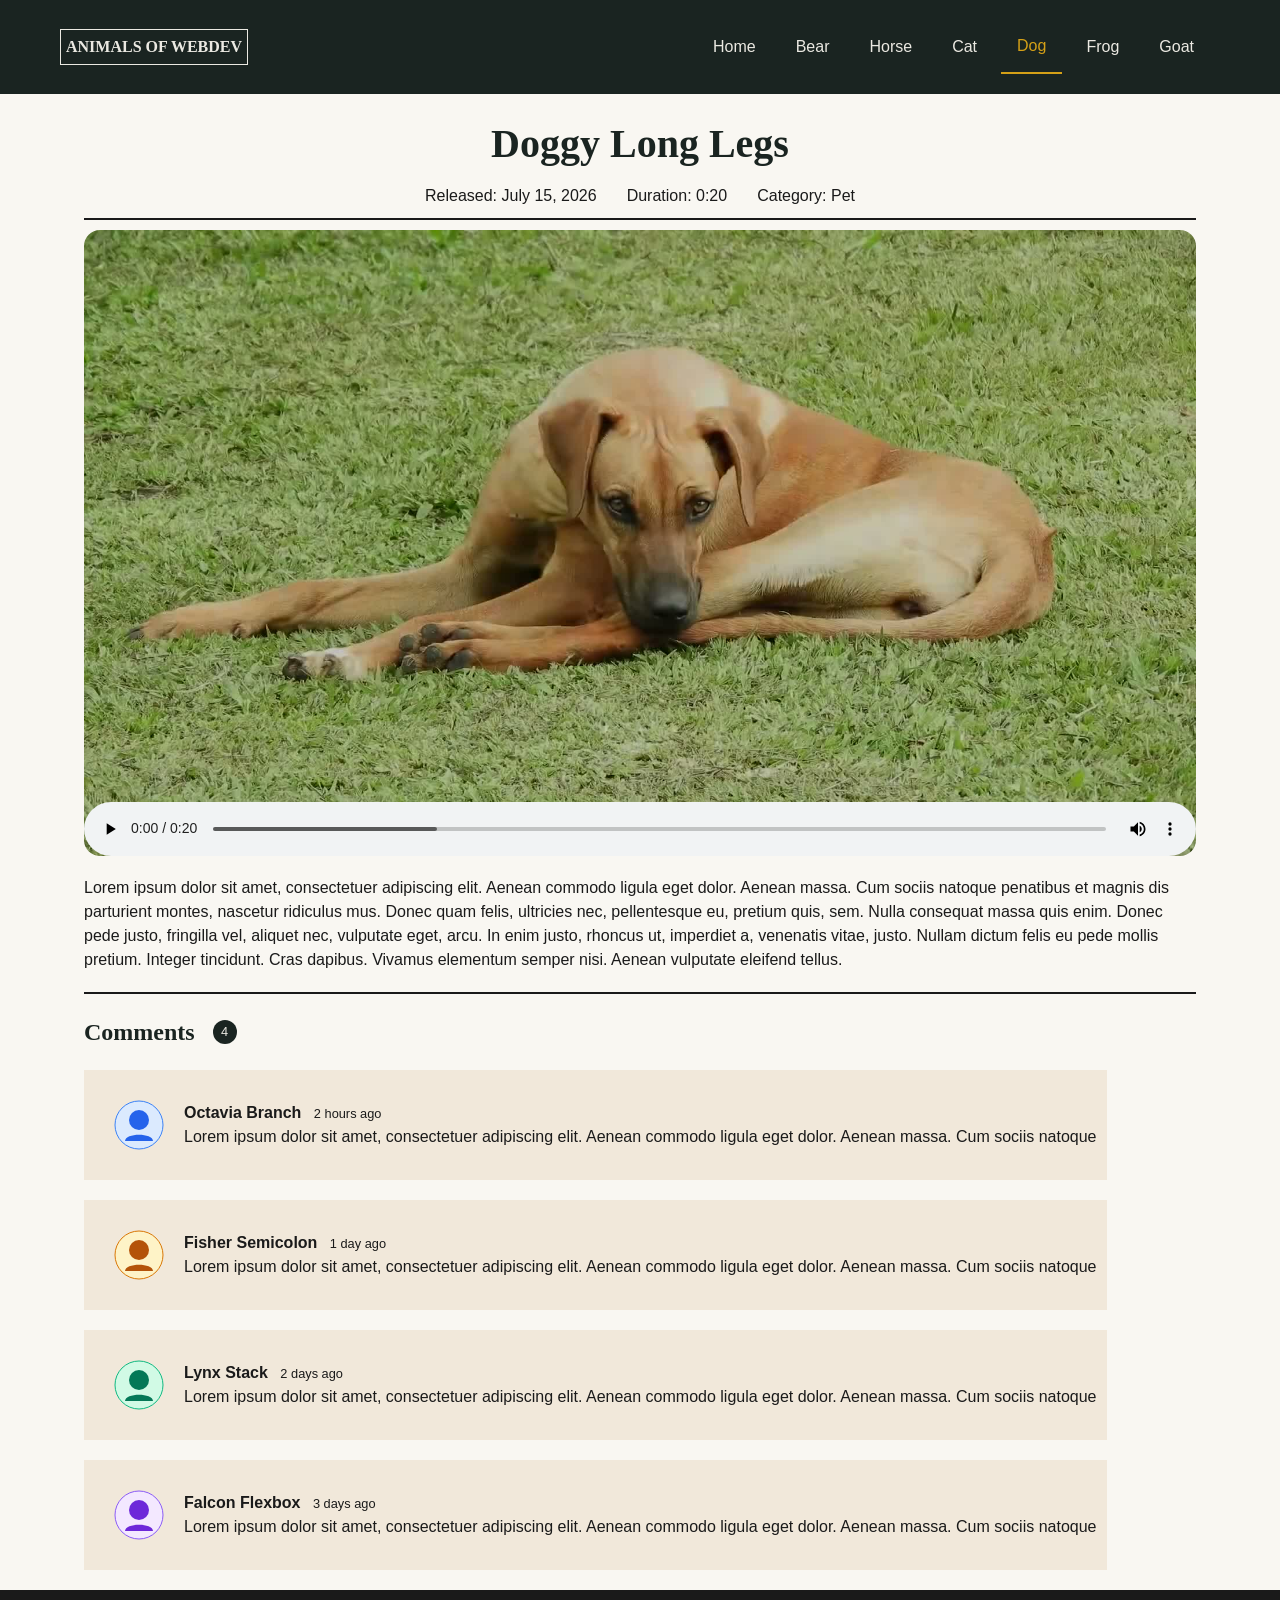
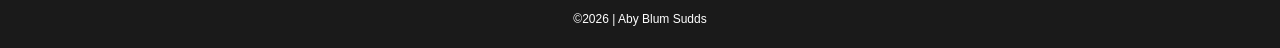
<file: responsive-video/video-4.html>
<!DOCTYPE html>

<html lang="en">

<head>
    <meta charset="UTF-8">
    <meta name="author" content="Aby Blum Sudds">
    <meta name="description" content="Doggy Long Legs video">
    <meta name="keywords" content="doggy, long legs, video">
    <meta name="viewport" content="width=device-width, initial-scale=1.0">

    <title>Doggy Long Legs</title>

    <link rel="stylesheet" href="css/styles.css">
</head>

<body>
    <header>
        <div class="container">
            <a href="index.html">
                <h2 id="site-title">Animals of WebDev</h2>
            </a>
            <nav class="navbar">
                <input type="checkbox" id="checkbox-toggle">
                <label for="checkbox-toggle" class="menu-btn"><span class="sr-only">Open navigation menu</span></label>
                <ul class="menu">
                    <li><a href="index.html">Home</a></li>
                    <li><a href="video-1.html">Bear</a></li>
                    <li><a href="video-2.html">Horse</a></li>
                    <li><a href="video-3.html">Cat</a></li>
                    <li><a class="current">Dog</a></li>
                    <li><a href="video-5.html">Frog</a></li>
                    <li><a href="video-6.html">Goat</a></li>
                </ul>
            </nav>
        </div>
    </header>

    <main>
        <section class="container video-container">
            <h1 id="page-title">Doggy Long Legs</h1>
            <ul id="video-details">
                <li>Released: July 15, 2026</li>
                <li>Duration: 0:20</li>
                <li>Category: Pet</li>
            </ul>
            <video controls poster="assets/images/video-4-frame1.jpg">
                <source src="assets/videos/video-4.mp4">
                <track label="English" kind="captions" srclang="en" src="assets/captions/video-4.vtt" default>
                <p>Your browser does not support this video. <a href="assets/videos/video-4.mp4">Click here to view the
                        video directly.</a></p>
            </video>
            <p id="video-desc">Lorem ipsum dolor sit amet, consectetuer adipiscing elit. Aenean commodo ligula eget
                dolor. Aenean massa.
                Cum sociis natoque penatibus et magnis dis parturient montes, nascetur ridiculus mus. Donec quam felis,
                ultricies nec, pellentesque eu, pretium quis, sem. Nulla consequat massa quis enim. Donec pede justo,
                fringilla vel, aliquet nec, vulputate eget, arcu. In enim justo, rhoncus ut, imperdiet a, venenatis
                vitae, justo. Nullam dictum felis eu pede mollis pretium. Integer tincidunt. Cras dapibus. Vivamus
                elementum semper nisi. Aenean vulputate eleifend tellus.</p>
        </section>
        <section class="container video-container">
            <div id="comments-title">
                <h2>Comments</h2>
                <span id="comments-no">4</span>
            </div>

            <article class="comment">
                <figure class="avatar">
                    <img src="assets/images/avatar-1.svg" alt="blue avatar">
                </figure>
                <div>
                    <div>
                        <span class="vis-name">Octavia Branch</span>
                        <time class="vis-time">2 hours ago</time>
                    </div>
                    <div>
                        <p>Lorem ipsum dolor sit amet, consectetuer adipiscing elit. Aenean commodo ligula eget dolor.
                            Aenean
                            massa. Cum sociis natoque</p>
                    </div>
                </div>
            </article>

            <article class="comment">
                <figure class="avatar">
                    <img src="assets/images/avatar-2.svg" alt="yellow avatar">
                </figure>
                <div>
                    <div>
                        <span class="vis-name">Fisher Semicolon</span>
                        <time class="vis-time">1 day ago</time>
                    </div>
                    <div>
                        <p>Lorem ipsum dolor sit amet, consectetuer adipiscing elit. Aenean commodo ligula eget dolor.
                            Aenean
                            massa. Cum sociis natoque</p>
                    </div>
                </div>
            </article>

            <article class="comment">
                <figure class="avatar">
                    <img src="assets/images/avatar-3.svg" alt="green avatar">
                </figure>
                <div>
                    <div>
                        <span class="vis-name">Lynx Stack</span>
                        <time class="vis-time">2 days ago</time>
                    </div>
                    <div>
                        <p>Lorem ipsum dolor sit amet, consectetuer adipiscing elit. Aenean commodo ligula eget dolor.
                            Aenean
                            massa. Cum sociis natoque</p>
                    </div>
                </div>
            </article>

            <article class="comment">
                <figure class="avatar">
                    <img src="assets/images/avatar-4.svg" alt="purple avatar">
                </figure>
                <div>
                    <div>
                        <span class="vis-name">Falcon Flexbox</span>
                        <time class="vis-time">3 days ago</time>
                    </div>
                    <div>
                        <p>Lorem ipsum dolor sit amet, consectetuer adipiscing elit. Aenean commodo ligula eget dolor.
                            Aenean
                            massa. Cum sociis natoque</p>
                    </div>
                </div>
            </article>
        </section>
    </main>

    <footer>
        <p>&copy;2026 | Aby Blum Sudds</p>
    </footer>
</body>

</html>
</file>
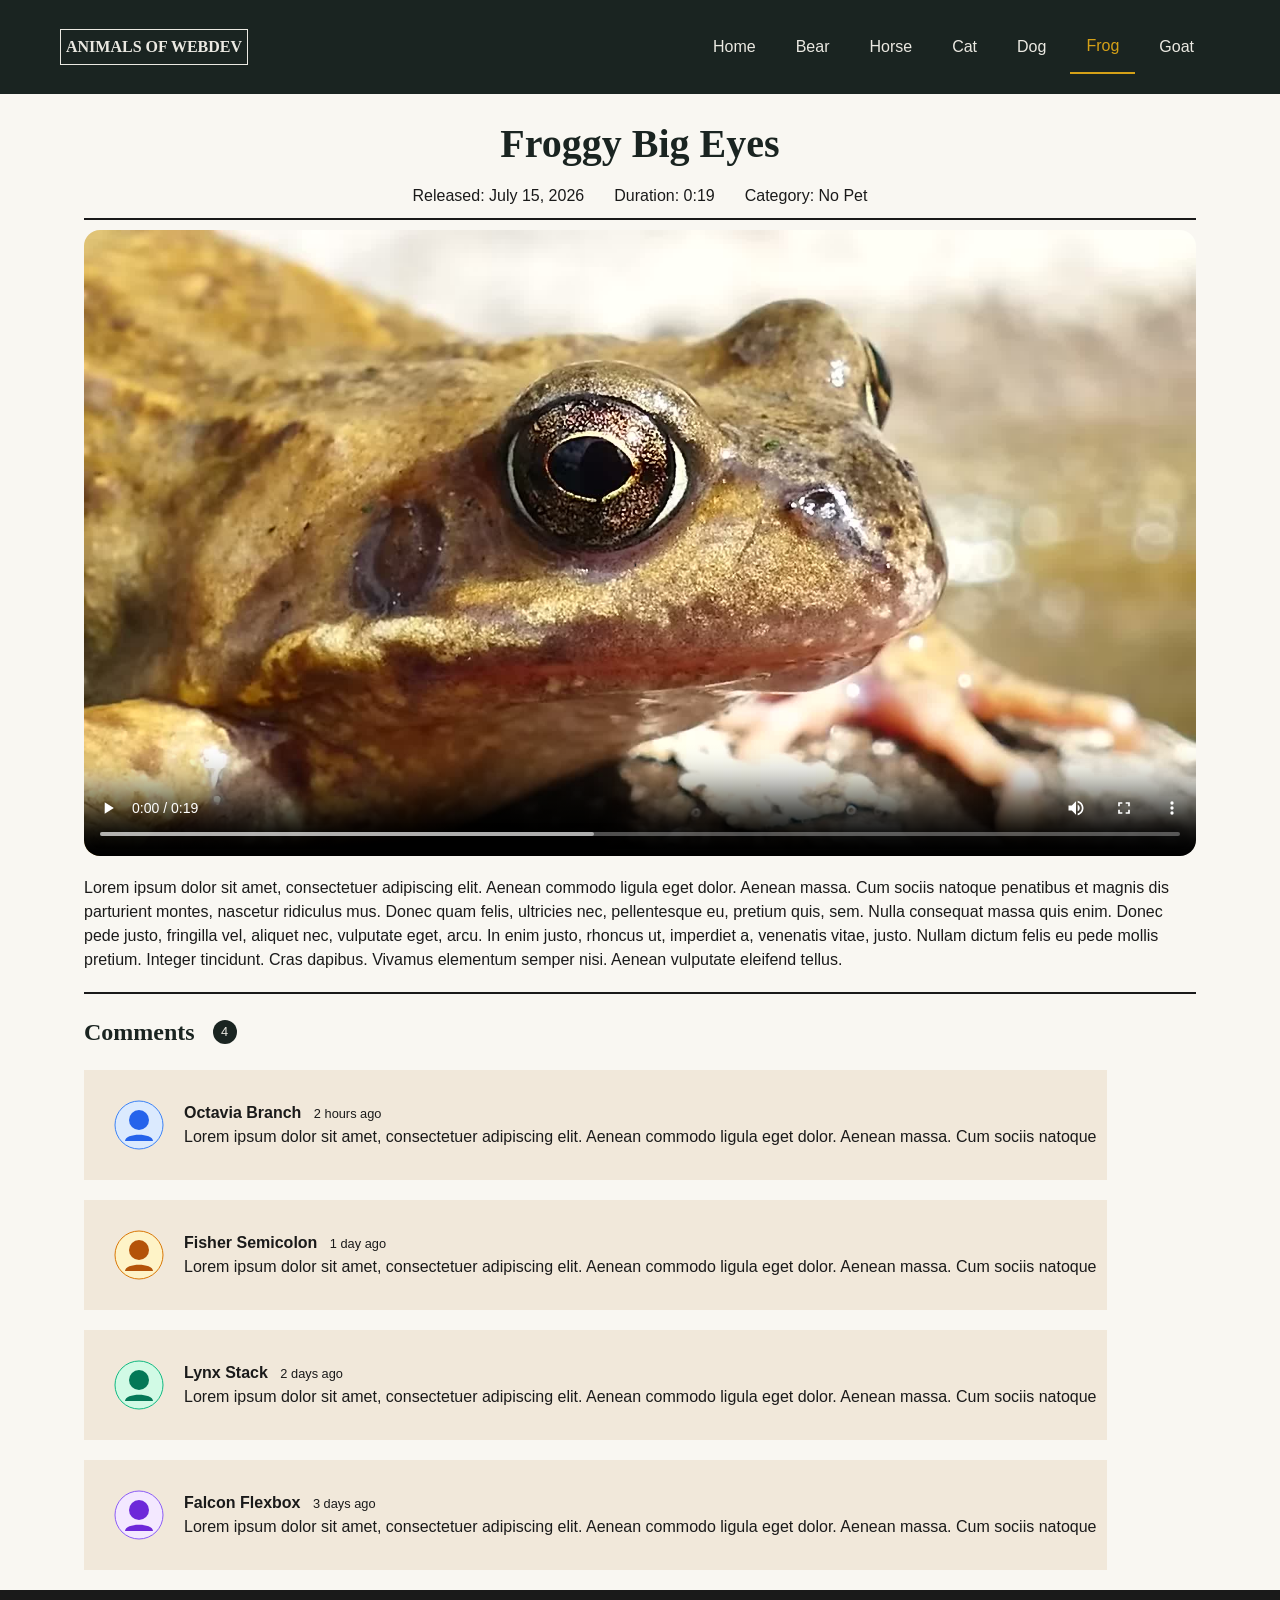
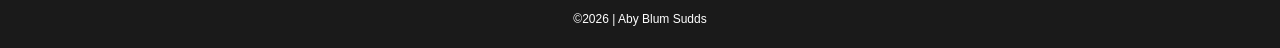
<file: responsive-video/video-5.html>
<!DOCTYPE html>

<html lang="en">

<head>
    <meta charset="UTF-8">
    <meta name="author" content="Aby Blum Sudds">
    <meta name="description" content="Froggy Big Eyes video">
    <meta name="keywords" content="froggy, big eyes, video">
    <meta name="viewport" content="width=device-width, initial-scale=1.0">

    <title>Froggy Big Eyes</title>

    <link rel="stylesheet" href="css/styles.css">
</head>

<body>
    <header>
        <div class="container">
            <a href="index.html">
                <h2 id="site-title">Animals of WebDev</h2>
            </a>
            <nav class="navbar">
                <input type="checkbox" id="checkbox-toggle">
                <label for="checkbox-toggle" class="menu-btn"><span class="sr-only">Open navigation menu</span></label>
                <ul class="menu">
                    <li><a href="index.html">Home</a></li>
                    <li><a href="video-1.html">Bear</a></li>
                    <li><a href="video-2.html">Horse</a></li>
                    <li><a href="video-3.html">Cat</a></li>
                    <li><a href="video-4.html">Dog</a></li>
                    <li><a class="current">Frog</a></li>
                    <li><a href="video-6.html">Goat</a></li>
                </ul>
            </nav>
        </div>
    </header>

    <main>
        <section class="container video-container">
            <h1 id="page-title">Froggy Big Eyes</h1>
            <ul id="video-details">
                <li>Released: July 15, 2026</li>
                <li>Duration: 0:19</li>
                <li>Category: No Pet</li>
            </ul>
            <video controls poster="assets/images/video-5-frame1.jpg">
                <source src="assets/videos/video-5.mp4">
                <track label="English" kind="captions" srclang="en" src="assets/captions/video-5.vtt" default>
                <p>Your browser does not support this video. <a href="assets/videos/video-5.mp4">Click here to view the
                        video directly.</a></p>
            </video>
            <p id="video-desc">Lorem ipsum dolor sit amet, consectetuer adipiscing elit. Aenean commodo ligula eget
                dolor. Aenean massa.
                Cum sociis natoque penatibus et magnis dis parturient montes, nascetur ridiculus mus. Donec quam felis,
                ultricies nec, pellentesque eu, pretium quis, sem. Nulla consequat massa quis enim. Donec pede justo,
                fringilla vel, aliquet nec, vulputate eget, arcu. In enim justo, rhoncus ut, imperdiet a, venenatis
                vitae, justo. Nullam dictum felis eu pede mollis pretium. Integer tincidunt. Cras dapibus. Vivamus
                elementum semper nisi. Aenean vulputate eleifend tellus.</p>
        </section>
        <section class="container video-container">
            <div id="comments-title">
                <h2>Comments</h2>
                <span id="comments-no">4</span>
            </div>

            <article class="comment">
                <figure class="avatar">
                    <img src="assets/images/avatar-1.svg" alt="blue avatar">
                </figure>
                <div>
                    <div>
                        <span class="vis-name">Octavia Branch</span>
                        <time class="vis-time">2 hours ago</time>
                    </div>
                    <div>
                        <p>Lorem ipsum dolor sit amet, consectetuer adipiscing elit. Aenean commodo ligula eget dolor.
                            Aenean
                            massa. Cum sociis natoque</p>
                    </div>
                </div>
            </article>

            <article class="comment">
                <figure class="avatar">
                    <img src="assets/images/avatar-2.svg" alt="yellow avatar">
                </figure>
                <div>
                    <div>
                        <span class="vis-name">Fisher Semicolon</span>
                        <time class="vis-time">1 day ago</time>
                    </div>
                    <div>
                        <p>Lorem ipsum dolor sit amet, consectetuer adipiscing elit. Aenean commodo ligula eget dolor.
                            Aenean
                            massa. Cum sociis natoque</p>
                    </div>
                </div>
            </article>

            <article class="comment">
                <figure class="avatar">
                    <img src="assets/images/avatar-3.svg" alt="green avatar">
                </figure>
                <div>
                    <div>
                        <span class="vis-name">Lynx Stack</span>
                        <time class="vis-time">2 days ago</time>
                    </div>
                    <div>
                        <p>Lorem ipsum dolor sit amet, consectetuer adipiscing elit. Aenean commodo ligula eget dolor.
                            Aenean
                            massa. Cum sociis natoque</p>
                    </div>
                </div>
            </article>

            <article class="comment">
                <figure class="avatar">
                    <img src="assets/images/avatar-4.svg" alt="purple avatar">
                </figure>
                <div>
                    <div>
                        <span class="vis-name">Falcon Flexbox</span>
                        <time class="vis-time">3 days ago</time>
                    </div>
                    <div>
                        <p>Lorem ipsum dolor sit amet, consectetuer adipiscing elit. Aenean commodo ligula eget dolor.
                            Aenean
                            massa. Cum sociis natoque</p>
                    </div>
                </div>
            </article>
        </section>
    </main>

    <footer>
        <p>&copy;2026 | Aby Blum Sudds</p>
    </footer>
</body>

</html>
</file>
<file: css/styles.css>
* {
    box-sizing: border-box;
}

body {
    margin: 0;
    line-height: 1.5;
    color: black;
    background-color: lightgray;
    font-family: Verdana, Geneva, Tahoma, sans-serif;
}

h1, h2, h3 {
    font-family: Georgia, 'Times New Roman', Times, serif;
}

.container {
    width: min(90%, 1000px);
    margin: 0 auto;
}

nav {
    background-color: black;
    border-radius: 10px;
    padding: 6px;
    margin-bottom: 16px;
}

nav ul {
    display: flex;
    justify-content: space-between;
    flex-direction: row;
    justify-content: center;
    align-items: center;
    list-style: none;
    padding: 0;
    margin: 0;
    width: auto;
    flex-wrap: wrap; 
}

@media screen and (max-width: 768px) {
    nav ul {
        flex-direction: column;
        align-items: center;
        gap: 10px;
    }
}

a, a:visited {
    color: teal;
    text-decoration: none;
}

a:hover, a:focus {
    color: rgb(1, 194, 194);
    text-decoration: underline;
    outline: none;
}

nav a {
  display: block;
  padding: 14px 16px;
  text-decoration: none;
  color: white;
}

nav a:visited {
    color: white;
}

nav a:hover, a:focus {
    color: rgb(0, 241, 241);
    text-decoration: underline;
    outline: none;
}

section {
    background-color: white;
    border-radius: 10px;
    padding: 25px;
    margin-bottom: 16px;
}

img {
    max-width: 100%;
}

code {
  font-family: Consolas,"courier new";
  color: crimson;
  background-color: #f1f1f1;
  padding: 2px;
  font-size: 105%;
}

ul:not(nav ul) {
  display: flex;
  flex-direction: column;
  gap: 15px;
}

table {
    border: 1px solid black;
    border-collapse: collapse;
    width: 100%;
}

table th, td {
    border: 1px solid black;
}
</file>
<file: dirty-soda/css/styles.css>
* {
    box-sizing: border-box;
    margin: 0;
    padding: 0;
}

body {
    color: #2B2D42;
    background-color: #FFFDF9;
    line-height: 1.5;
    font-family: Verdana, Geneva, Tahoma, sans-serif;
    font-size: 100%;
}

.container {
    width: 100%;
    max-width: 1200px;
    margin-right: auto;
    margin-left: auto;
    padding: 0 20px;
}

/* Headings, Links, Images */

h1,
h2,
h3,
h4,
h5,
h6 {
    font-family: 'Trebuchet MS', 'Lucida Sans Unicode', 'Lucida Grande', sans-serif;
}

h1 {
    font-size: 300%;
    text-align: center;
    margin-top: 30px;
    margin-bottom: 20px;
}

h2 {
    font-size: 200%;
    margin-bottom: 20px;
    margin-top: 10px;
}

h3 {
    font-size: 150%;
    margin-bottom: 10px;
    margin-top: 10px;
}

a,
a:visited {
    color: #CC3838;
    text-decoration: none;
}

a:hover,
a:focus {
    color: #2B2D42;
    text-decoration: underline;
    outline: none;
}

a.current {
    color: #2B2D42;
    text-decoration: none;
}

img {
    display: block;
    max-width: 100%;
    height: auto;
}

/* Header Section (title & nav) */

header {
    box-shadow: 0 4px 6px -1px rgba(43, 45, 66, 0.05);
    display: flex;
    justify-content: space-between;
    align-items: center;
    padding: 10px 20px;
}

.title {
    display: flex;
    align-items: center;
    justify-content: flex-start;
    gap: 10px;
}

.title h2 {
    /* The validator didn't like my nested statements, so nothing is nested. */
    font-family: 'Comic Sans MS', 'Comic Sans', cursive;
    font-size: 150%;
    margin-bottom: 0;
}

#soda {
    width: 60px;
    min-width: 20px;
    height: auto;
}

.navbar {
    padding: 6px;
    margin-bottom: 0;
}

.navbar ul {
    display: flex;
    justify-content: space-between;
    flex-direction: row;
    justify-content: center;
    align-items: center;
    list-style: none;
    padding: 0;
    margin: 0;
    width: 100%;
    flex-wrap: nowrap;
}

.navbar a {
    display: block;
    padding: 14px 16px;
    text-decoration: none;
    white-space: nowrap;
}

.navbar a:hover,
a:focus {
    text-decoration: underline;
}

.navbar a.current {
    text-decoration: none;
}

.sr-only {
    /* Hide the checkbox toggle label, for screen readers only. */
    position: absolute;
    width: 1px;
    height: 1px;
    padding: 0;
    margin: -1px;
    overflow: hidden;
    clip-path: inset(50%);
    white-space: nowrap;
    border: 0;
}

#checkbox-toggle {
    display: none;
}

/* Main Content (sec1, sec2, sec3) */

main {
    display: grid;
    grid-template-columns: repeat(3, 1fr);
    grid-template-rows: auto auto auto;
    gap: 16px;
    grid-template-areas:
        "sec1 sec1 sec1"
        "sec2 sec2 sec3"
        "sec2 sec2 sec3"
}

.sec1 {
    grid-area: sec1;
    margin-bottom: 20px;
}

.sec2 {
    grid-area: sec2;
    background-color: #FFF0F0;
    padding: 20px;
    border-radius: 10px;
    margin-bottom: 20px;
}

.sec2 a,
.sec2 a:visited {
    color: #2B2D42;
    text-decoration: underline;
}

.sec2 a:hover,
.sec2 a:focus {
    color: #D93838;
    text-decoration: underline;
}

.sec2 dl,
ul {
    margin-left: 30px;
}

.sec2 dl dt {
    font-weight: bold;
}

.sec2 dl dd,
ul {
    margin-bottom: 20px;
}

.sec2 ol {
    margin-left: 50px;
}

.sec2 ol li::marker {
    color: #D93838;
    font-weight: bold;
    font-size: 1.2rem;
}

.sec3 {
    grid-area: sec3;
    display: flex;
    justify-content: start;
    flex-direction: column;
    align-items: center;
    padding: 0;
    margin: 0;
    width: auto;
    flex-wrap: wrap;
}

.sec3 h2 {
    width: 100%;
    text-align: center;
}

.sec3 div {
    background-color: #FFD166;
    border-radius: 10px;
    padding: 20px;
    margin: 20px;
    width: 90%;
    text-align: center;
}

.sec3 ul {
    list-style: none;
    margin: 0;
}

/* Form */

label {
    display: block;
    margin-bottom: .25em;
}

input,
select,
textarea {
    width: 100%;
    font-family: inherit;
    font-size: inherit;
    padding: .4em;
    margin-bottom: .5em;
}

textarea {
    height: 5em;
}

button {
    font-size: inherit;
    font-weight: bold;
    width: 8em;
    padding: .5em;
    color: #FFFFFF;
    background-color: #D93838;
}

button:hover {
    color: #FFFFFF;
    background-color: #B32525;
}

input,
select,
textarea,
button {
    border-radius: 5px;
}

/* Footer Section */

footer {
    background-color: #2B2D42;
    color: #FFFFFF;
    padding: 20px;
    text-align: center;
    font-size: 75%;
}

/* Transform for screens smaller than 775px */

@media only screen and (max-width: 775px) {
    header {
        display: flex;
        position: relative;
        justify-content: space-between;
        align-items: center;
        padding: 10px 20px;
    }

    .navbar {
        position: static;
        right: 20px;
        top: 50%;
        transform: none;
        background-color: #FFFDF9;
        margin-bottom: 0;
        margin-left: auto;
        padding-top: 0;
        padding-bottom: 0;
    }

    .navbar a {
        display: block;
        text-align: center;
        padding: .25em 1em;
        margin: .25em;
    }

    .navbar ul {
        display: none;
        align-items: center;
        width: 100%;
    }

    .navbar li {
        width: 100%;
        text-align: center;
    }

    .menu {
        width: max-content;
        min-width: 200px;
        position: fixed;
        left: auto;
        right: 0;
        display: none;
        background-color: #FFFDF9;
        border: 1px solid #2B2D42;
    }

    .menu-btn {
        display: flex;
        align-items: center;
        margin-bottom: 0;
        padding: 8px 12px;
        text-align: center;
        color: #2B2D42;
        width: auto;
        cursor: pointer;
    }

    .menu-btn::after {
        content: "\2630";
        font-size: 150%;
    }

    #checkbox-toggle:checked~.menu {
        display: block;
    }

    #checkbox-toggle:checked~.menu-btn::after {
        content: "\2716";
    }

    h2,
    h3 {
        text-align: center;
    }

    h1 {
        font-size: 200%;
    }

    h2 {
        font-size: 150%;
    }

    .title h2 {
        font-size: 125%;
    }

    h3 {
        font-size: 125%;
    }

    main {
        grid-template-columns: 1fr;
        grid-template-areas:
            "sec1"
            "sec2"
            "sec3"
    }

    .sec2 ol,
    ul {
        margin-left: 20px;
    }

    .sec2 dl {
        margin-left: 0;
    }

    .sec3 div {
        margin: 0 0 20px 0;
    }

    .sec3 img {
        display: none;
    }
}
</file>
<file: responsive-video/css/styles.css>
* {
    box-sizing: border-box;
    margin: 0;
    padding: 0;
}

body {
    color: #1A1A1A;
    background-color: #F9F7F2;
    line-height: 1.5;
    font-family: Verdana, Geneva, Tahoma, sans-serif;
    font-size: 100%;
}

.container {
    display: flex;
    justify-content: space-between;
    flex-wrap: wrap;
    align-items: center;
    width: 100%;
    max-width: 1200px;
    margin-right: auto;
    margin-left: auto;
    padding: 0 20px;
}

/* Headings, Links, Images */

h1,
h2,
h3,
h4,
h5,
h6 {
    font-family: Georgia, 'Times New Roman', Times, serif;
    color: #1A2421;
}

h1 {
    font-size: 2.5rem;
    margin-top: 20px;
    margin-bottom: 10px;
    text-align: center;
}

h2 {
    font-size: 1.5rem;
}

a {
    color: #2D5A27;
    text-decoration: none;
}

a:visited {
    color: #7D4F39;
}

a:active {
    color: #803E14
}

a:hover,
a:focus {
    outline: 3px solid #D4A017;
    outline-offset: 2px;
}

a.current {
    color: #1A1A1A;
    text-decoration: none;
    pointer-events: none;
    cursor: default;
}

img {
    max-width: 100%;
    height: auto;
    display: block;
}

/* Header Section (title & navbar) */

header {
    background-color: #1A2421;
    display: flex;
    justify-content: space-between;
    align-items: center;
    flex-wrap: nowrap;
    padding: 10px 0;
}

#site-title {
    font-size: 1rem;
    color: #EBE9E2;
    text-transform: uppercase;
    margin: 0;
    padding: 5px;
    border: 1px solid #EBE9E2;
}

a:has(> #site-title) {
    text-decoration: none;
    display: inline-block;
}

.navbar {
    position: static;
    right: 20px;
    top: 50%;
    transform: none;
    background-color: #1A2421;
    margin-bottom: 0;
    margin-left: auto;
    padding-top: 0;
    padding-bottom: 0;
}

.navbar a {
    display: block;
    text-align: center;
    padding: .25em 1em;
    margin: .25em;
    color: #EBE9E2;
    text-decoration: none;
}

.navbar a:hover,
a:focus {
    outline: 3px solid #D4A017;
    outline-offset: 4px;
}

.navbar a.current {
    color: #D4A017;
    border-bottom: 2px solid #D4A017;
    display: inline-block;
    width: auto;
}

.navbar ul {
    display: none;
    align-items: center;
    width: 100%;
}

.navbar li {
    width: 100%;
    text-align: center;
}

.menu {
    width: max-content;
    min-width: 200px;
    position: fixed;
    z-index: 1000;
    left: auto;
    right: 0;
    display: none;
    background-color: #1A2421;
}

.menu-btn {
    display: flex;
    align-items: center;
    margin-bottom: 0;
    padding: 8px 12px;
    text-align: center;
    color: #FFFFFF;
    width: auto;
    cursor: pointer;
}

.menu-btn::after {
    content: "\2630";
    font-size: 150%;
}

#checkbox-toggle {
    display: none;
}

#checkbox-toggle:checked~.menu {
    display: block;
}

#checkbox-toggle:checked~.menu-btn::after {
    content: "\2716";
}

.sr-only {
    /* Hide the checkbox toggle label, for screen readers only. */
    position: absolute;
    width: 1px;
    height: 1px;
    padding: 0;
    margin: -1px;
    overflow: hidden;
    clip-path: inset(50%);
    white-space: nowrap;
    border: 0;
}

/* Main Content */

#page-title {
    flex: 1 0 100%;
    grid-column: 1 / -1;
    text-align: center;
}

/* Gallery */

.gallery {
    display: grid;
    grid-template-columns: 1fr;
    grid-template-rows: auto auto auto;
    gap: 20px;
    margin-bottom: 20px;
}

.video-card {
    height: 100%;
    display: flex;
    background-color: #F1E8DA;
    border: 1px solid #D8C7B3;
    color: #1A1A1A;
    border-radius: 16px;
    overflow: hidden;
    box-shadow: 0 4px 12px rgb(26, 26, 26, 0.05);
}

.video-card:focus-within {
    outline: 3px solid #D4A017;
    outline-offset: 4px;
}

.video-card:hover {
    outline: 3px solid #D4A017;
    outline-offset: 4px;
}

.video-card a {
    display: flex;
    flex-direction: column;
    width: 100%;
    height: 100%;
    text-decoration: none;
}

.video-card a:focus,
a:hover {
    outline: none;
}

.video-frame {
    position: relative;
    display: inline-block;
}

.video-time {
    position: absolute;
    bottom: 8px;
    right: 8px;
    background-color: rgba(0, 0, 0, 0.6);
    color: #FFFFFF;
    padding: 4px 8px;
    border-radius: 4px;
}

.video-info {
    display: flex;
    flex-grow: 1;
    flex-direction: row;
    justify-content: flex-start;
    align-items: center;
    gap: 30px;
    margin: 30px;
}

.video-icon {
    display: flex;
    justify-content: center;
    align-items: center;
    background-color: #F9F7F2;
    border-radius: 50%;
    flex-shrink: 0;
    width: 40px;
    height: 40px;
}

.video-icon img {
    width: 22px;
    height: auto;
    display: block;
}

/* Video Page */

.video-container {
    width: 90%;
}

#video-details {
    display: flex;
    justify-content: center;
    flex-direction: row;
    align-items: center;
    gap: 30px;
    list-style: none;
    width: 100%;
    padding-bottom: 10px;
    border-bottom: 2px solid #1A1A1A;
    margin-bottom: 10px;
    flex-wrap: wrap;
}

video {
    max-width: 100%;
    height: auto;
    border-radius: 16px;
}

video:focus {
    outline: 3px solid #D4A017;
    outline-offset: 4px;
}

#video-desc {
    margin-top: 20px;
    margin-bottom: 20px;
    padding-bottom: 20px;
    border-bottom: 2px solid #1A1A1A;
}

#comments-title {
    display: flex;
    justify-content: center;
    flex-direction: row;
    align-items: center;
    gap: 10px;
    margin-bottom: 20px;
}

#comments-no {
    display: inline-flex;
    justify-content: center;
    align-items: center;
    background-color: #1A2421;
    color: #EBE9E2;
    width: 24px;
    height: 24px;
    border-radius: 50%;
    font-size: 0.8em;
    margin-left: 8px;
}

.comment {
    display: flex;
    flex-direction: row;
    justify-content: flex-start;
    align-items: center;
    background-color: #F1E8DA;
    padding: 10px;
    margin-bottom: 20px;
}

.avatar {
    width: 50px;
    height: 50px;
    flex-shrink: 0;
    margin: 20px;
}

.vis-name {
    font-weight: bold;
}

.vis-time {
    font-weight: lighter;
    font-size: 0.8em;
    margin-left: 8px;
}

/* Footer Section */

footer {
    background-color: #1A1A1A;
    color: #FFFFFF;
    padding: 20px;
    text-align: center;
    font-size: 75%;
}

/* Transform for screens bigger than 768px */

@media only screen and (min-width: 768px) {
    .gallery {
        grid-template-columns: repeat(2, 1fr);
    }
}

/* Transform for screens bigger than 1024px */

@media only screen and (min-width: 1024px) {
    .gallery {
        grid-template-columns: repeat(3, 1fr);
    }

    .menu-btn {
        display: none;
    }

    .navbar {
        padding: 6px;
        margin-bottom: 0;
    }

    .navbar ul {
        display: flex;
        justify-content: space-between;
        flex-direction: row;
        justify-content: center;
        align-items: center;
        list-style: none;
        padding: 0;
        margin: 0;
        width: auto;
        flex-wrap: nowrap;
        position: static;
    }

    .navbar li {
        width: auto;
    }

    .navbar a {
        display: block;
        padding: 14px 16px;
        text-decoration: none;
        white-space: nowrap;
    }
}
</file>
